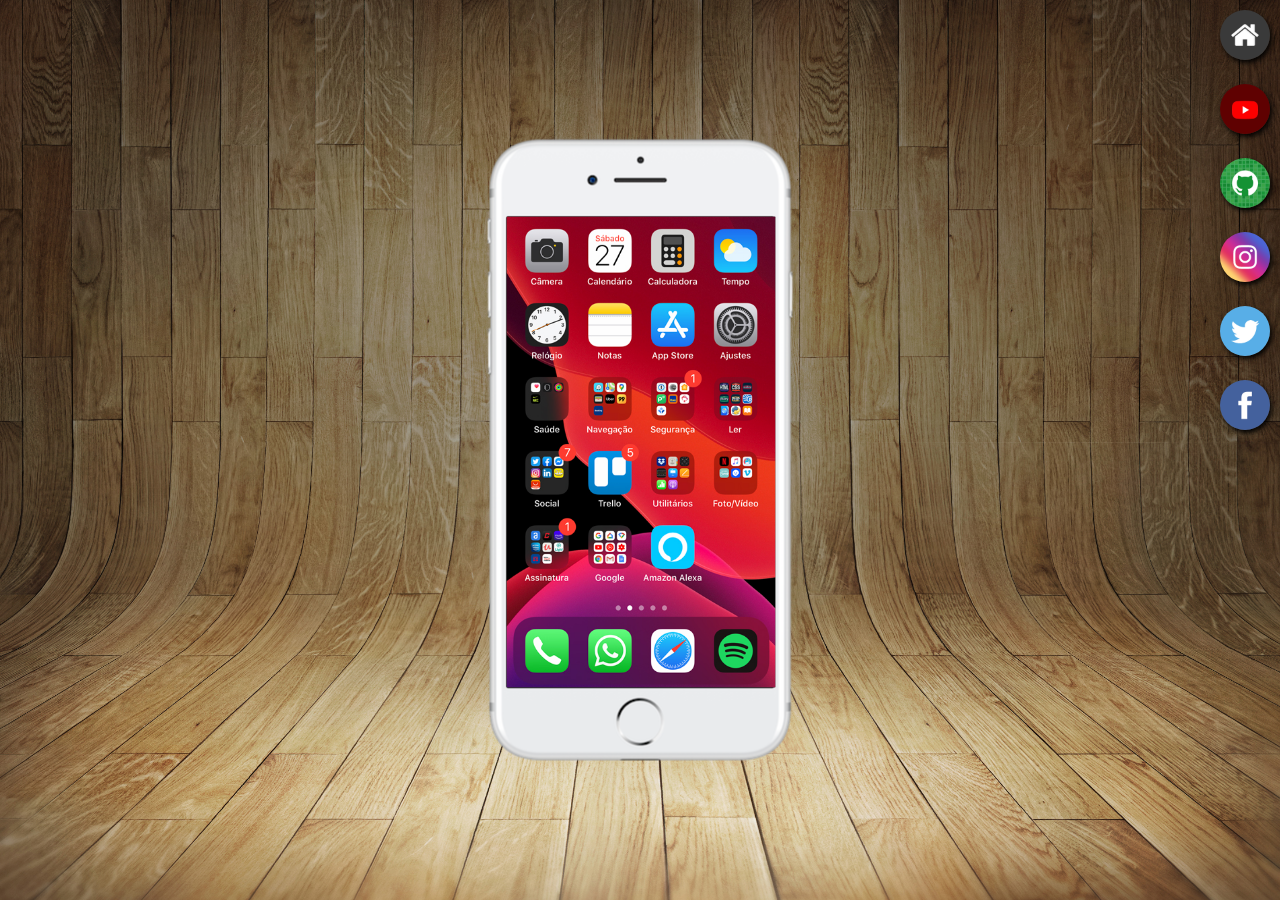
<file: index.html>
<!DOCTYPE html>
<html lang="pt-br">
<head>
    <meta charset="UTF-8">
    <meta name="viewport" content="width=device-width, initial-scale=1.0">
    <title>Projeto Redes sociais</title>
    <link rel="shortcut icon" href="favicon.ico" type="image/x-icon">
    <link rel="stylesheet" href="estilos/style.css">
</head>
<body>
    <main>
        <section id="telefone">
            <iframe src="home.html" name="tela" id="tela"frameborder="0">Seu naveggador não é compatível com isso!</iframe>

        </section>
        <section id="redes-sociais">

            <a href="home.html" target="tela"><img src="imagens/logo-home.jpg" alt="home"></a> <br>
            <a href="youtube.html" target="tela"> <img src="imagens/logo-youtube.jpg" alt="Youtube"></a> <br>
            <a href="github.html" target="tela"><img src="imagens/logo-github.jpg" alt="github"></a> <br>
            <a href="instagram.html" target="tela"><img src="imagens/logo-instagram.jpg" alt="Instagram"></a> <br>
            <a href="twitter.html" target="tela"><img src="imagens/logo-twitter.jpg" alt="twitter"></a> <br>
            <a href="facebook.html" target="tela"><img src="imagens/logo-facebook.jpg" alt="facebook"></a>
            


        </section>
    </main>
</body>
</html>
</file>
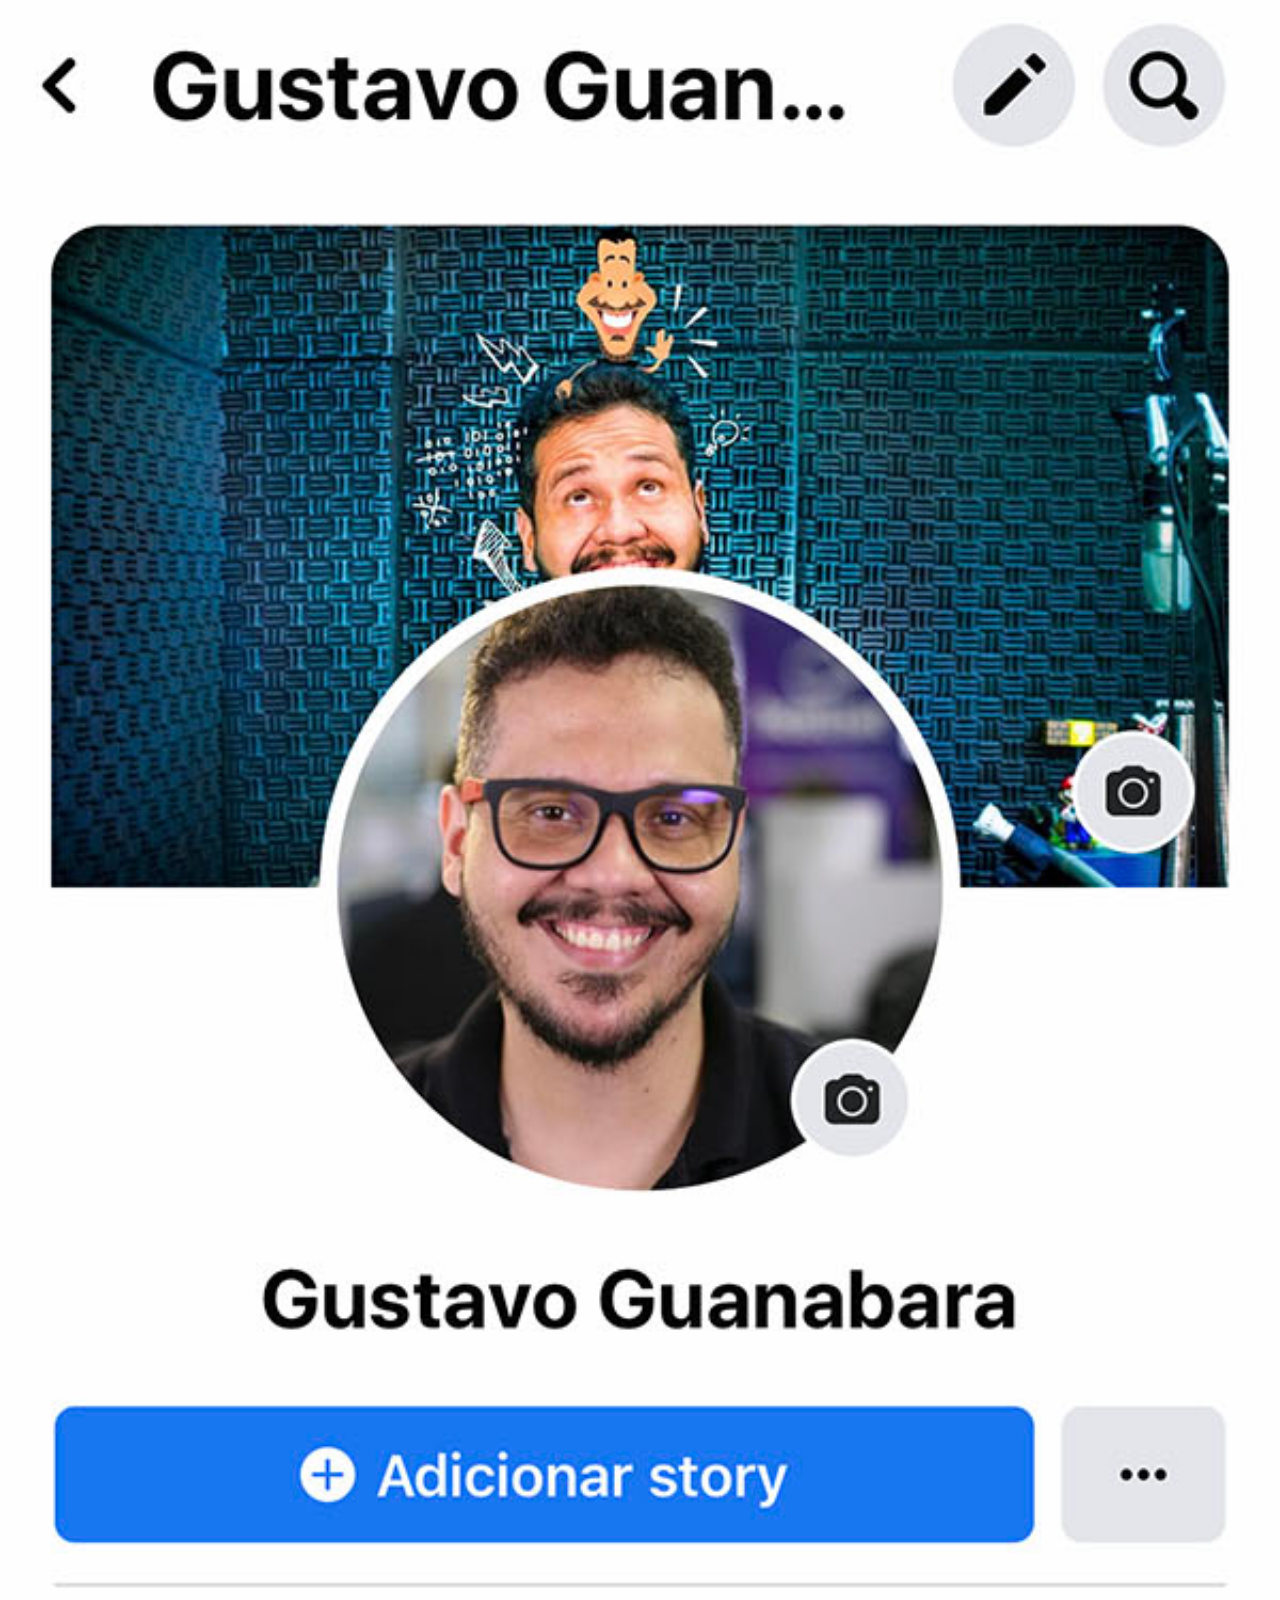
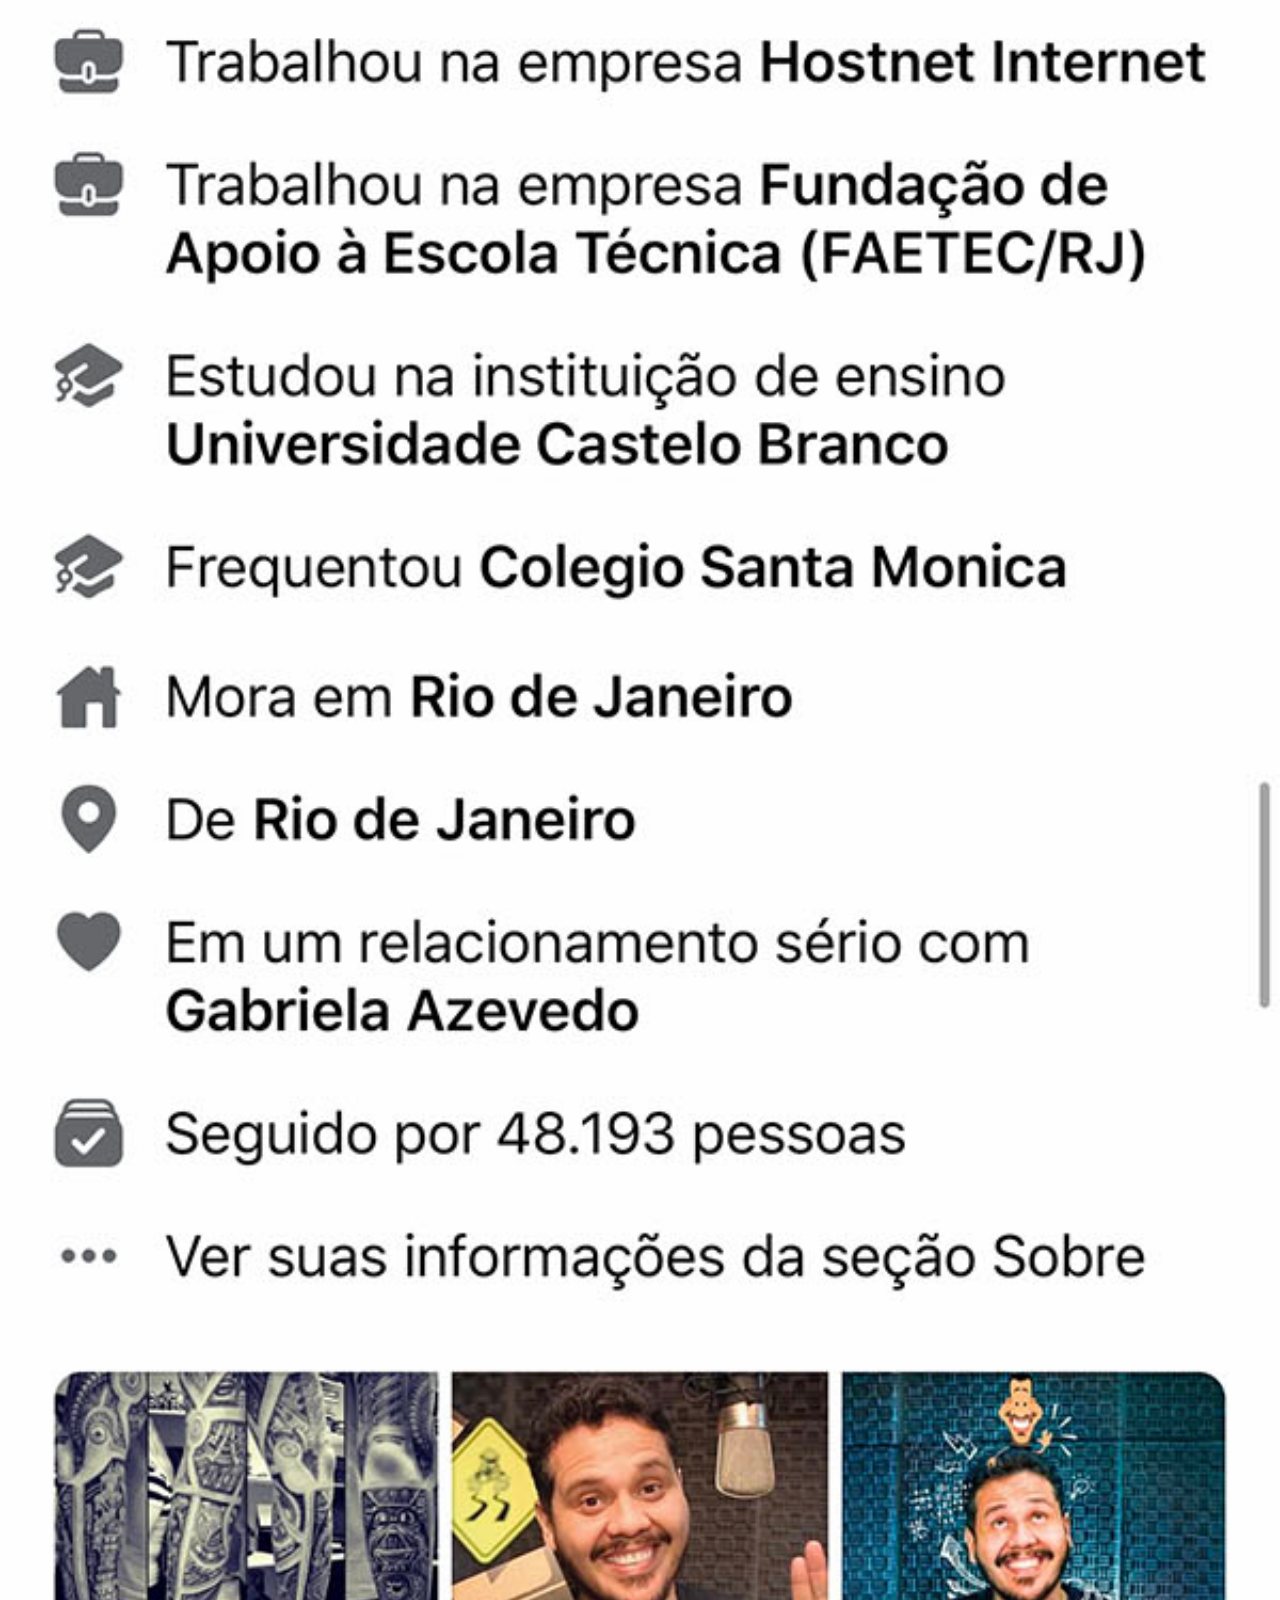
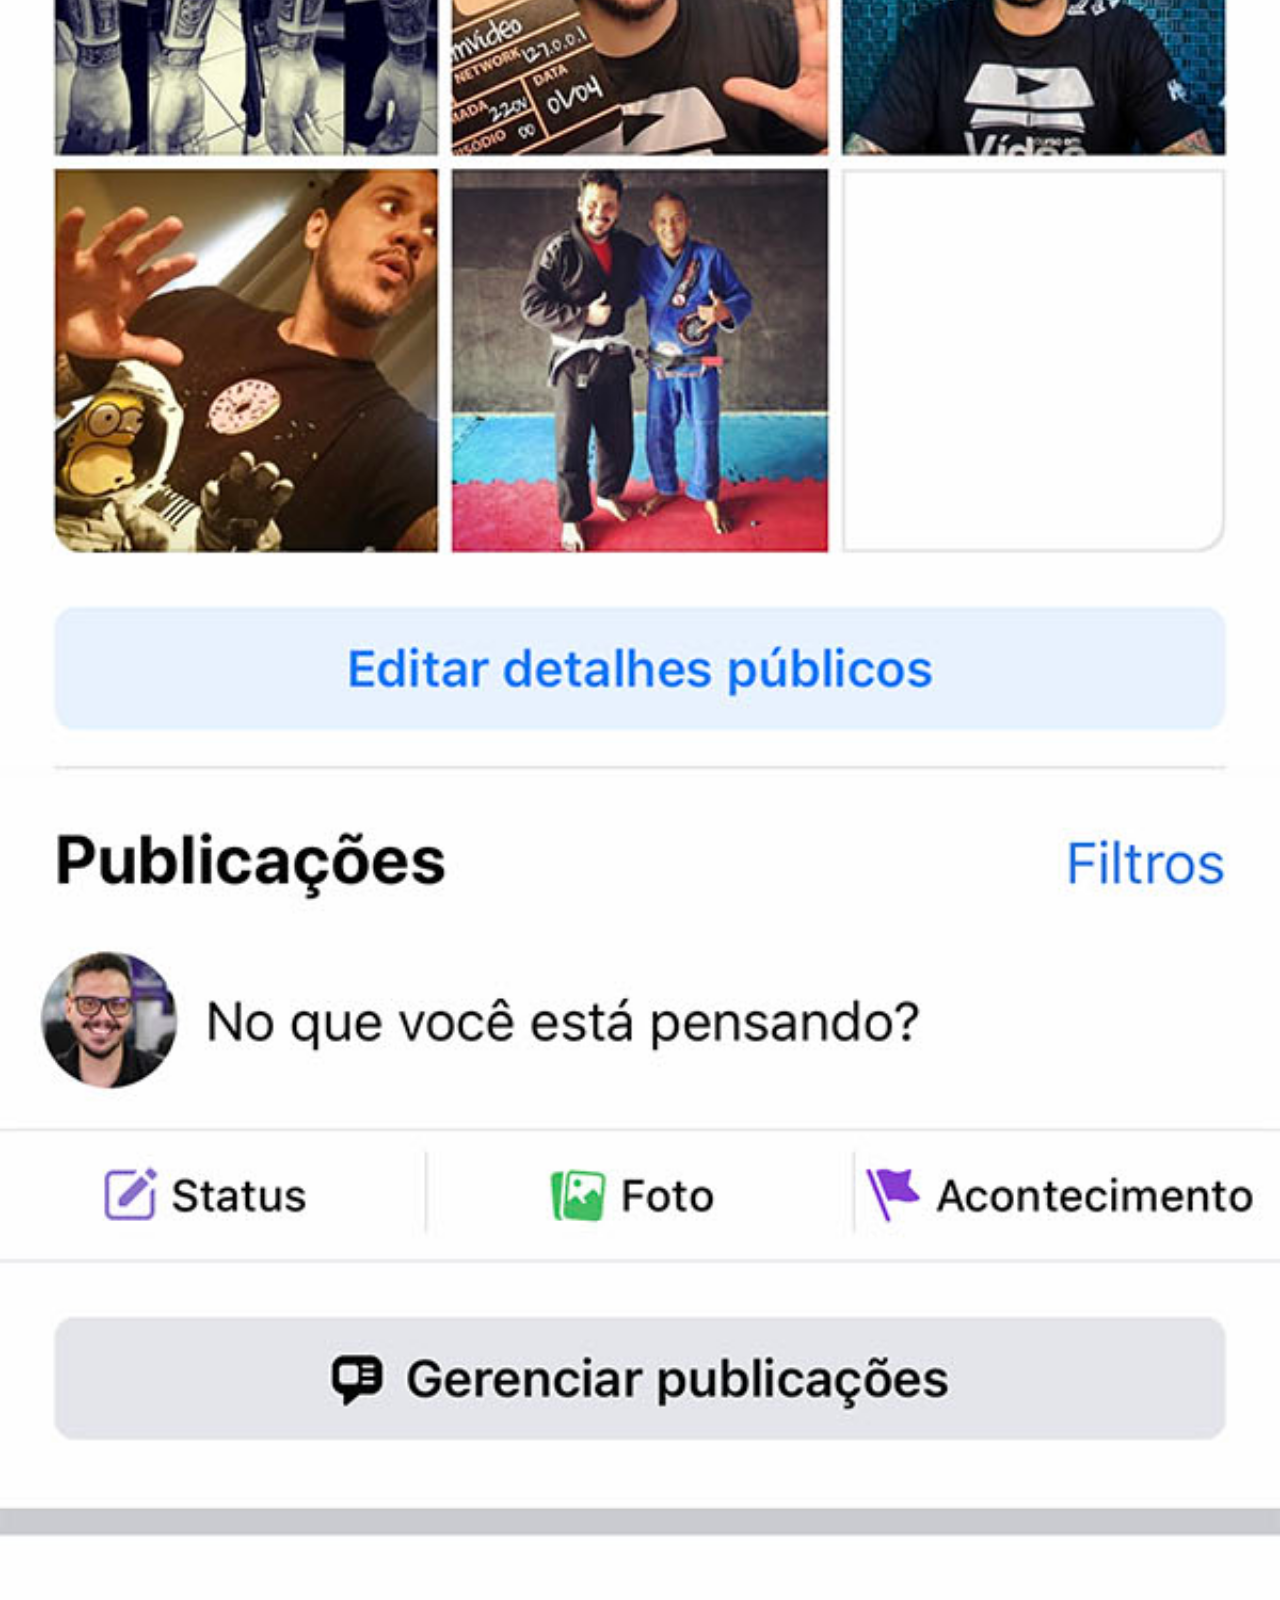
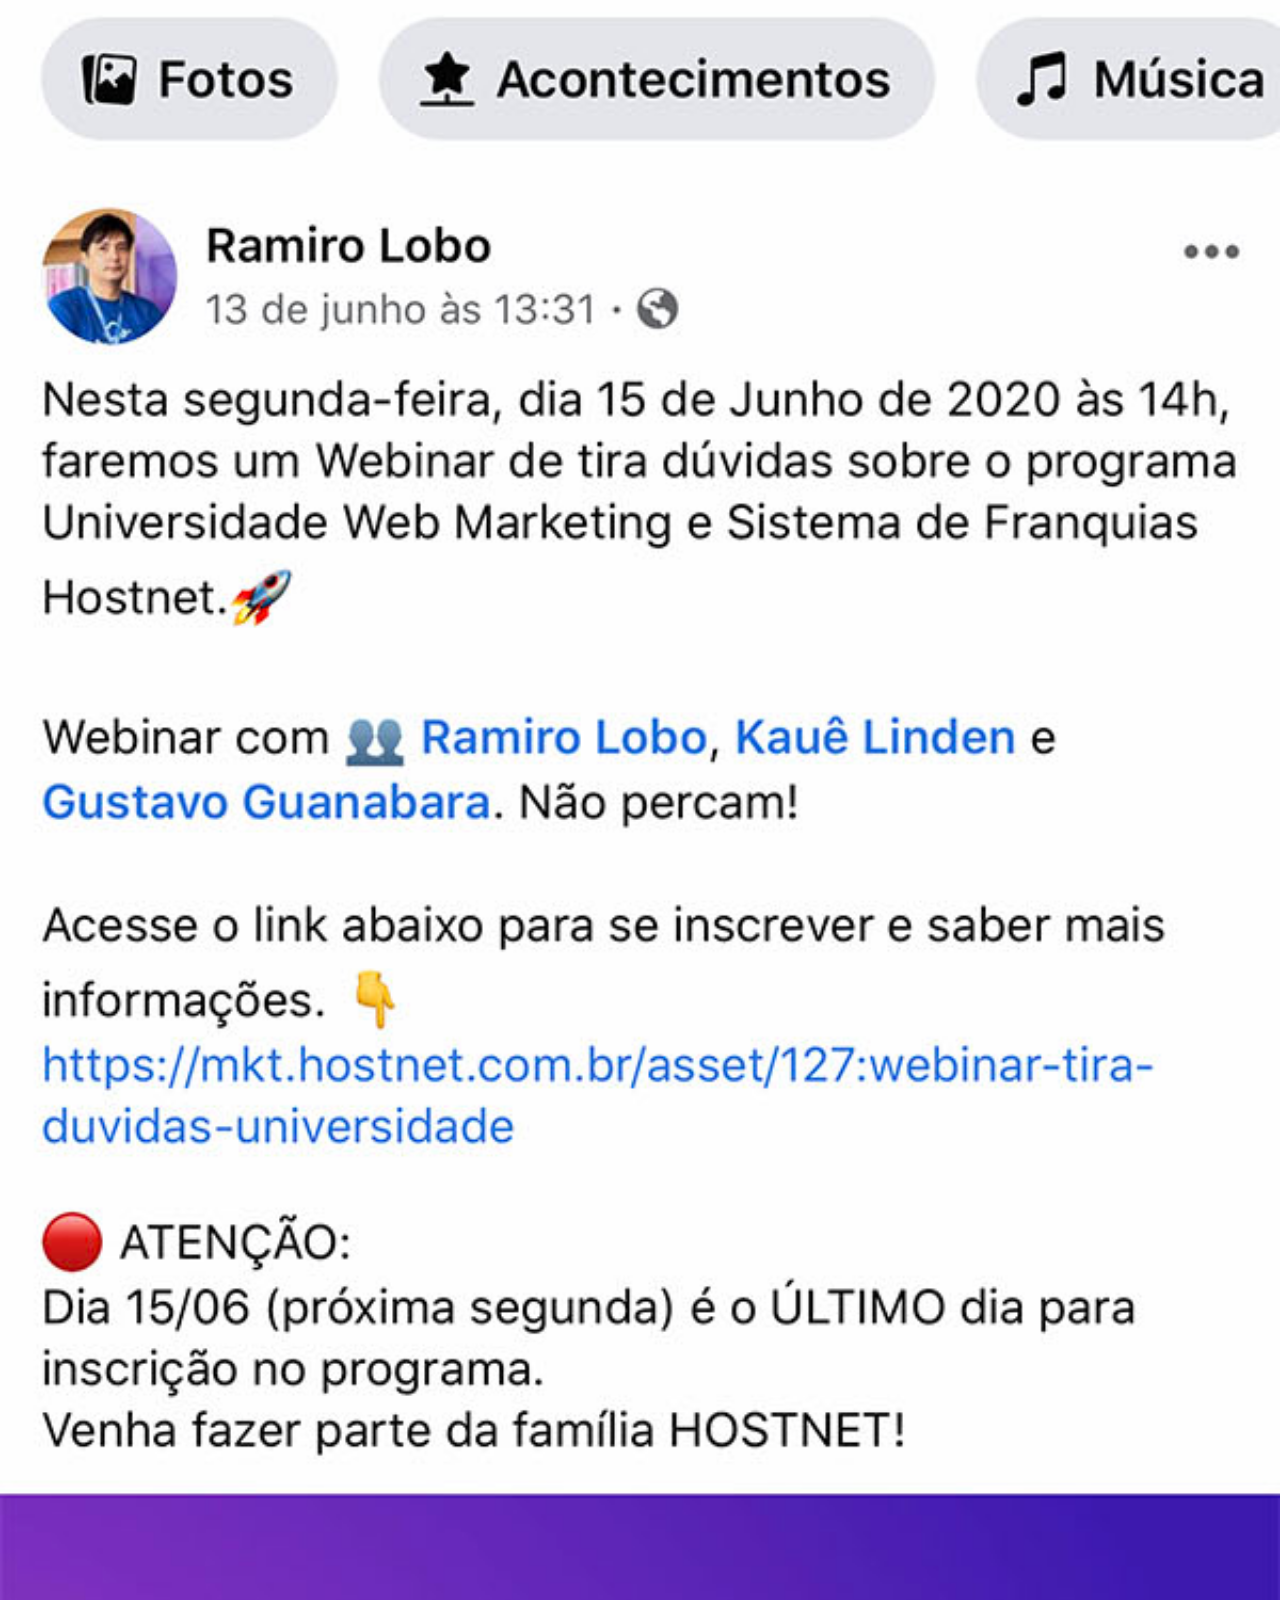
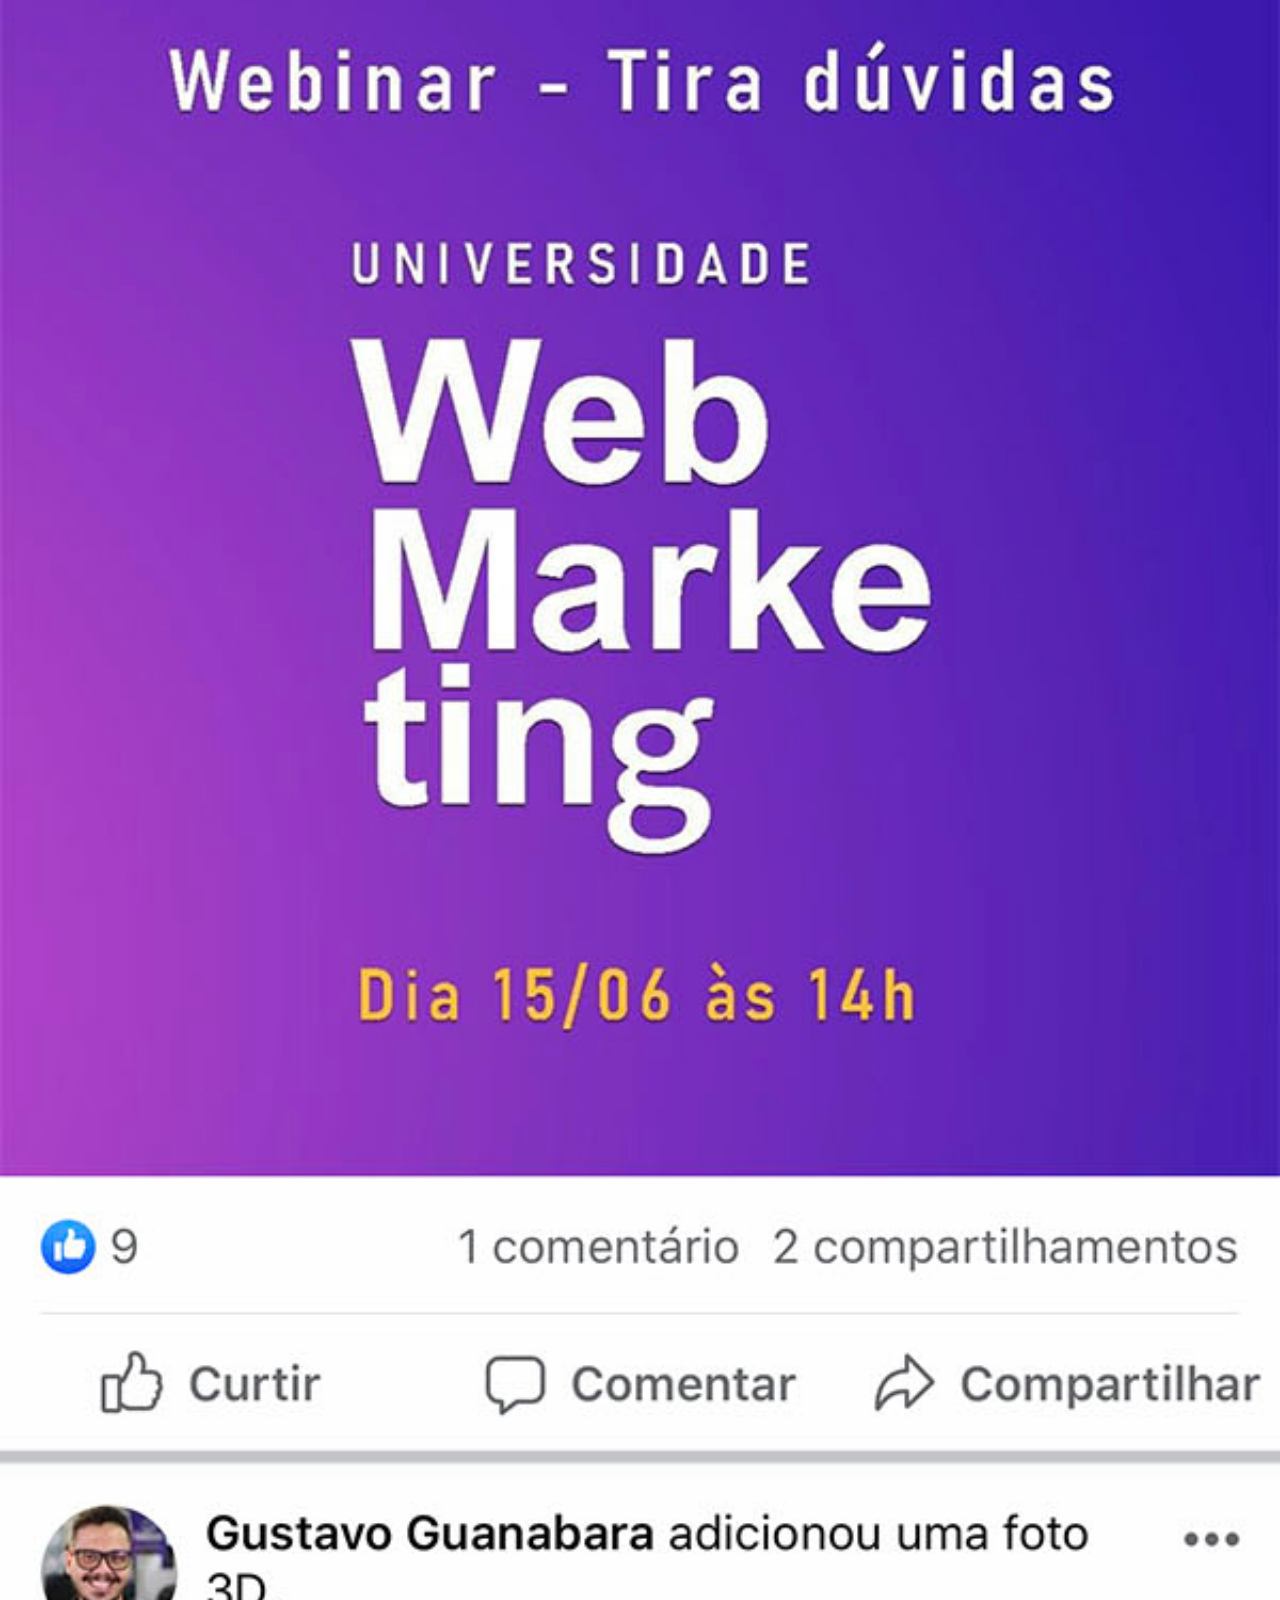
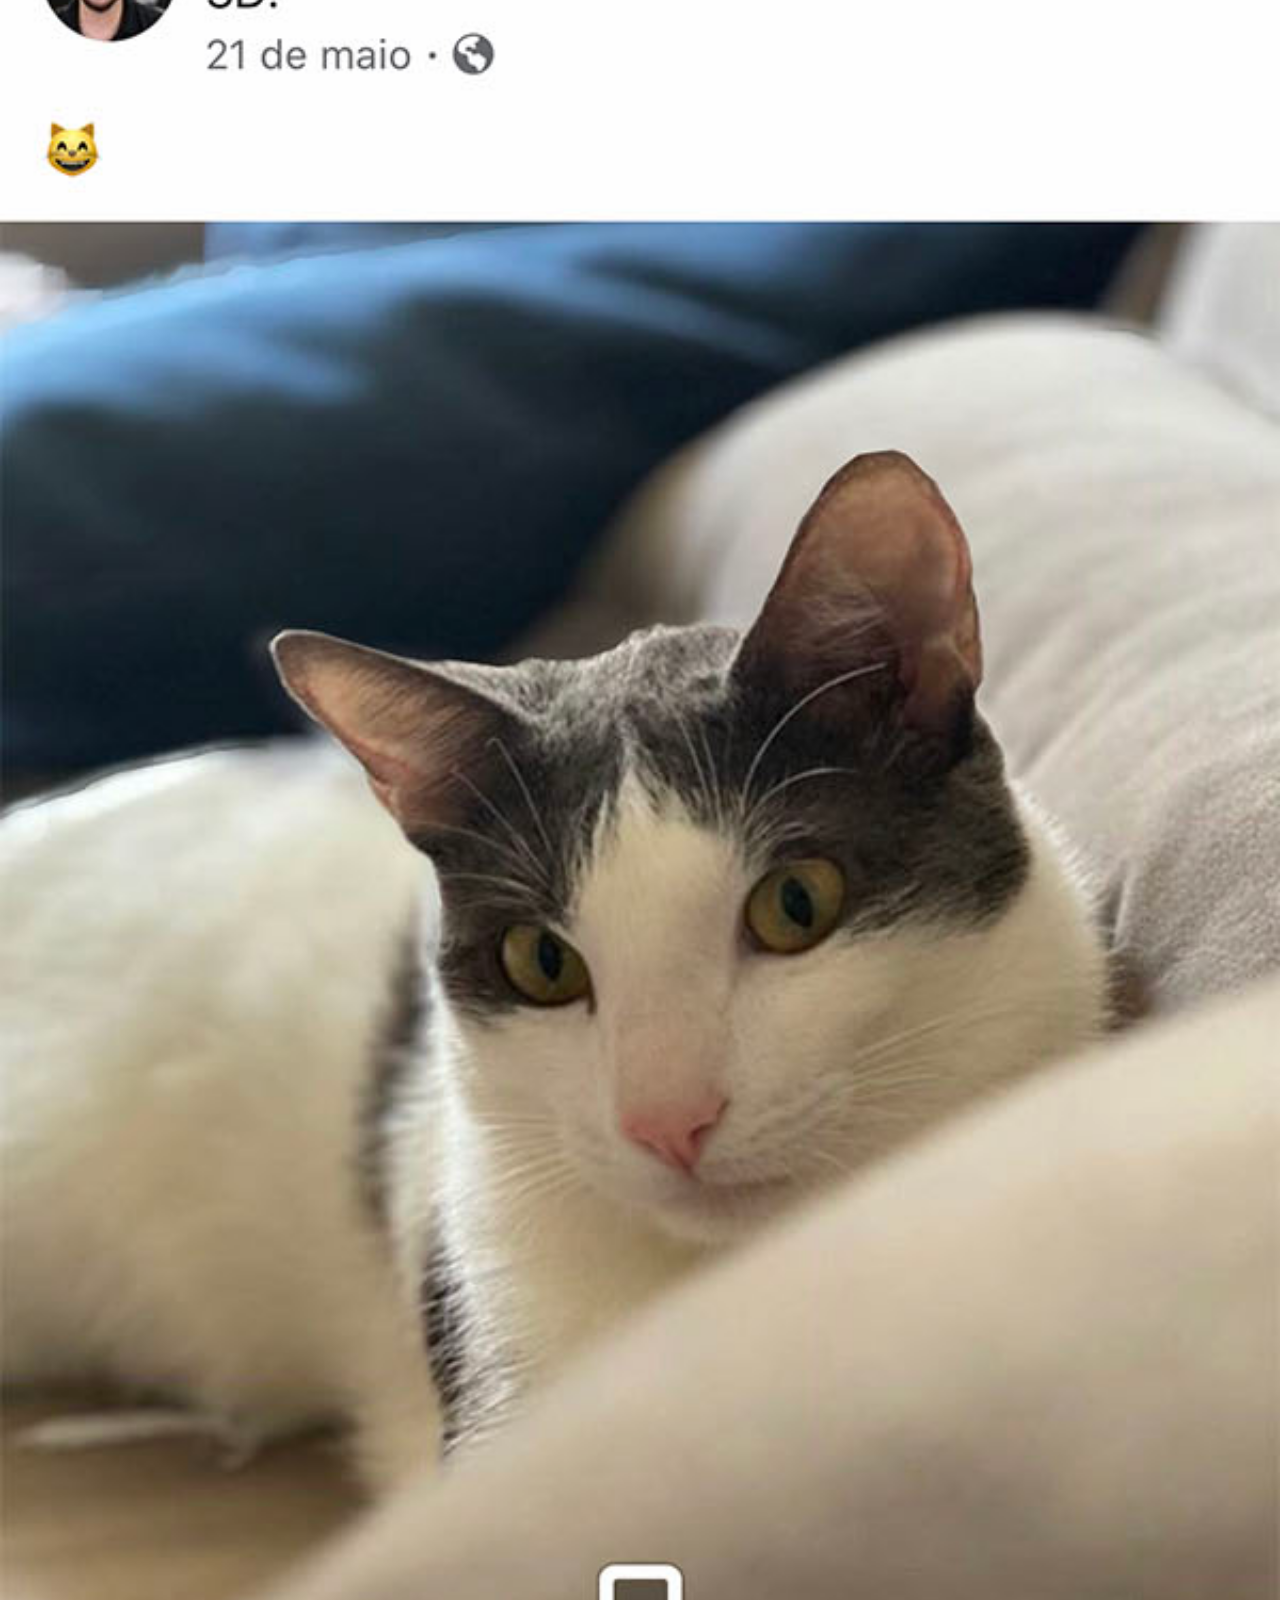
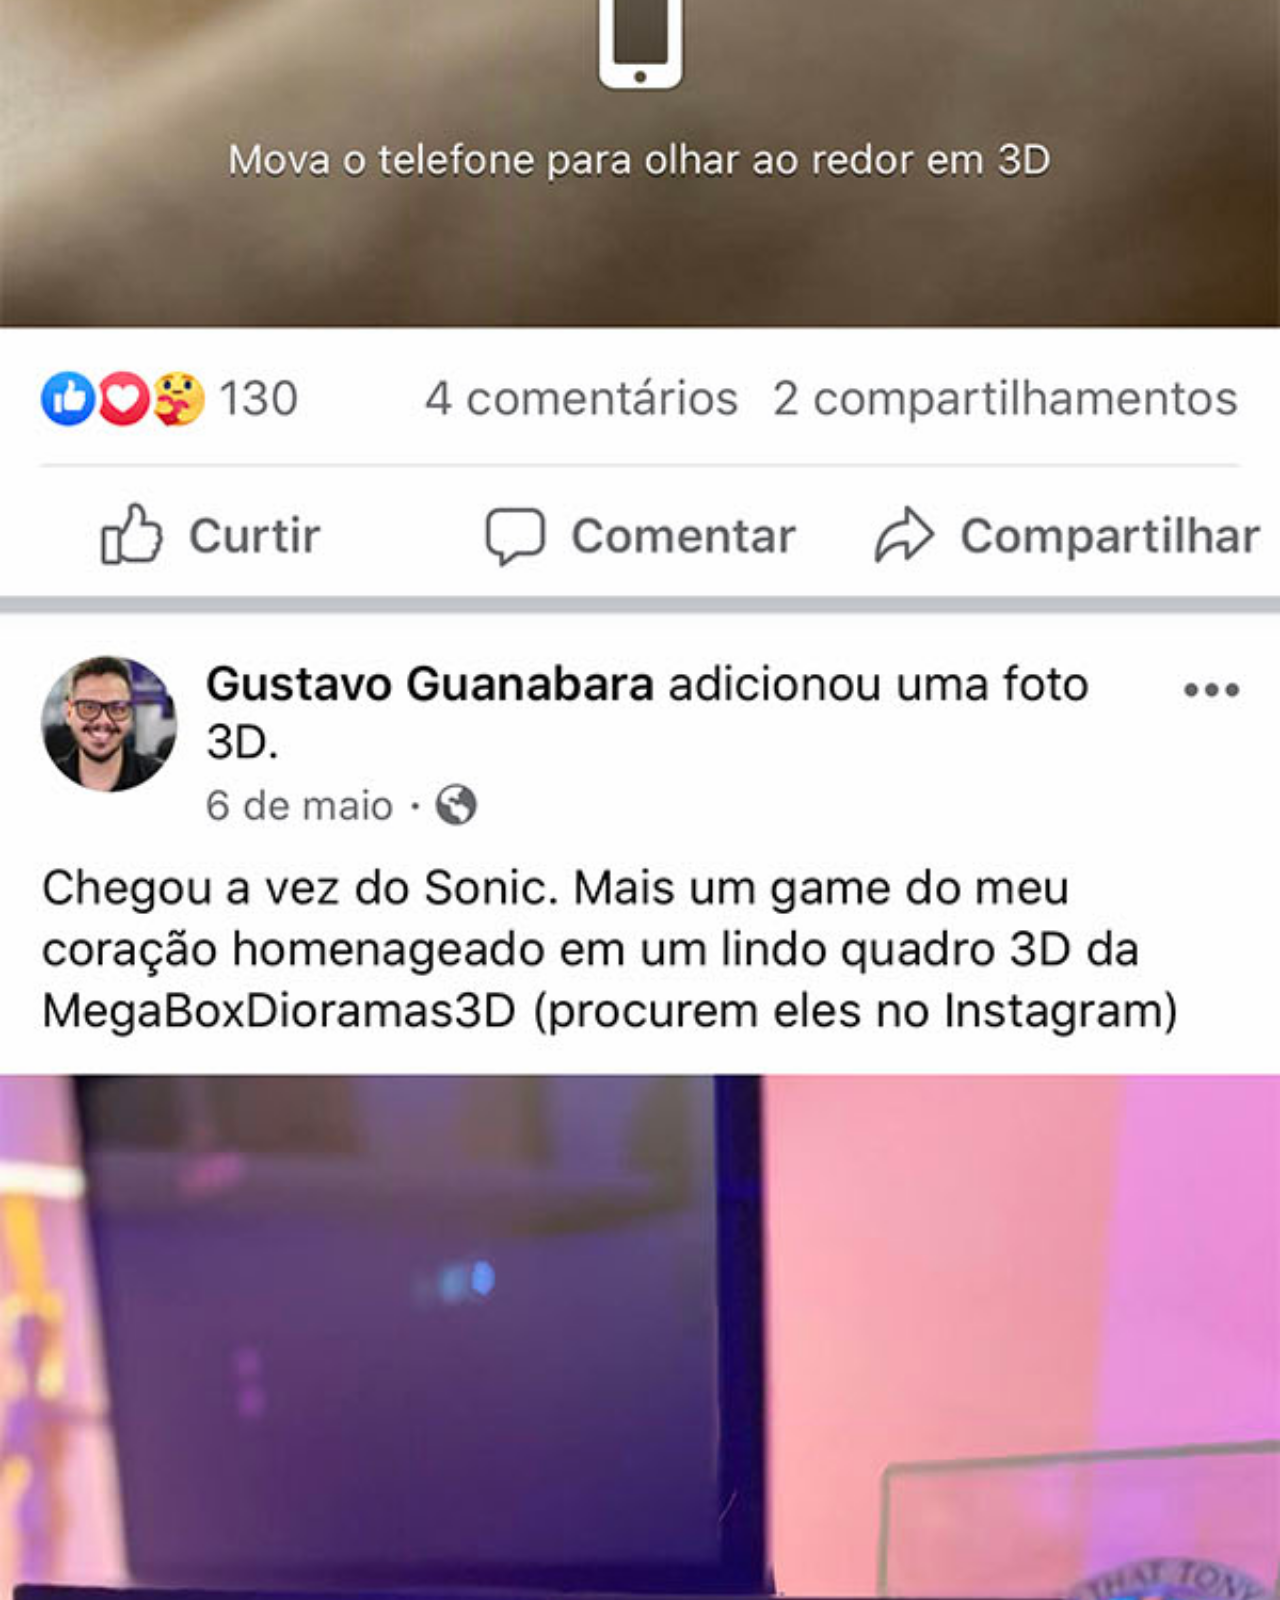
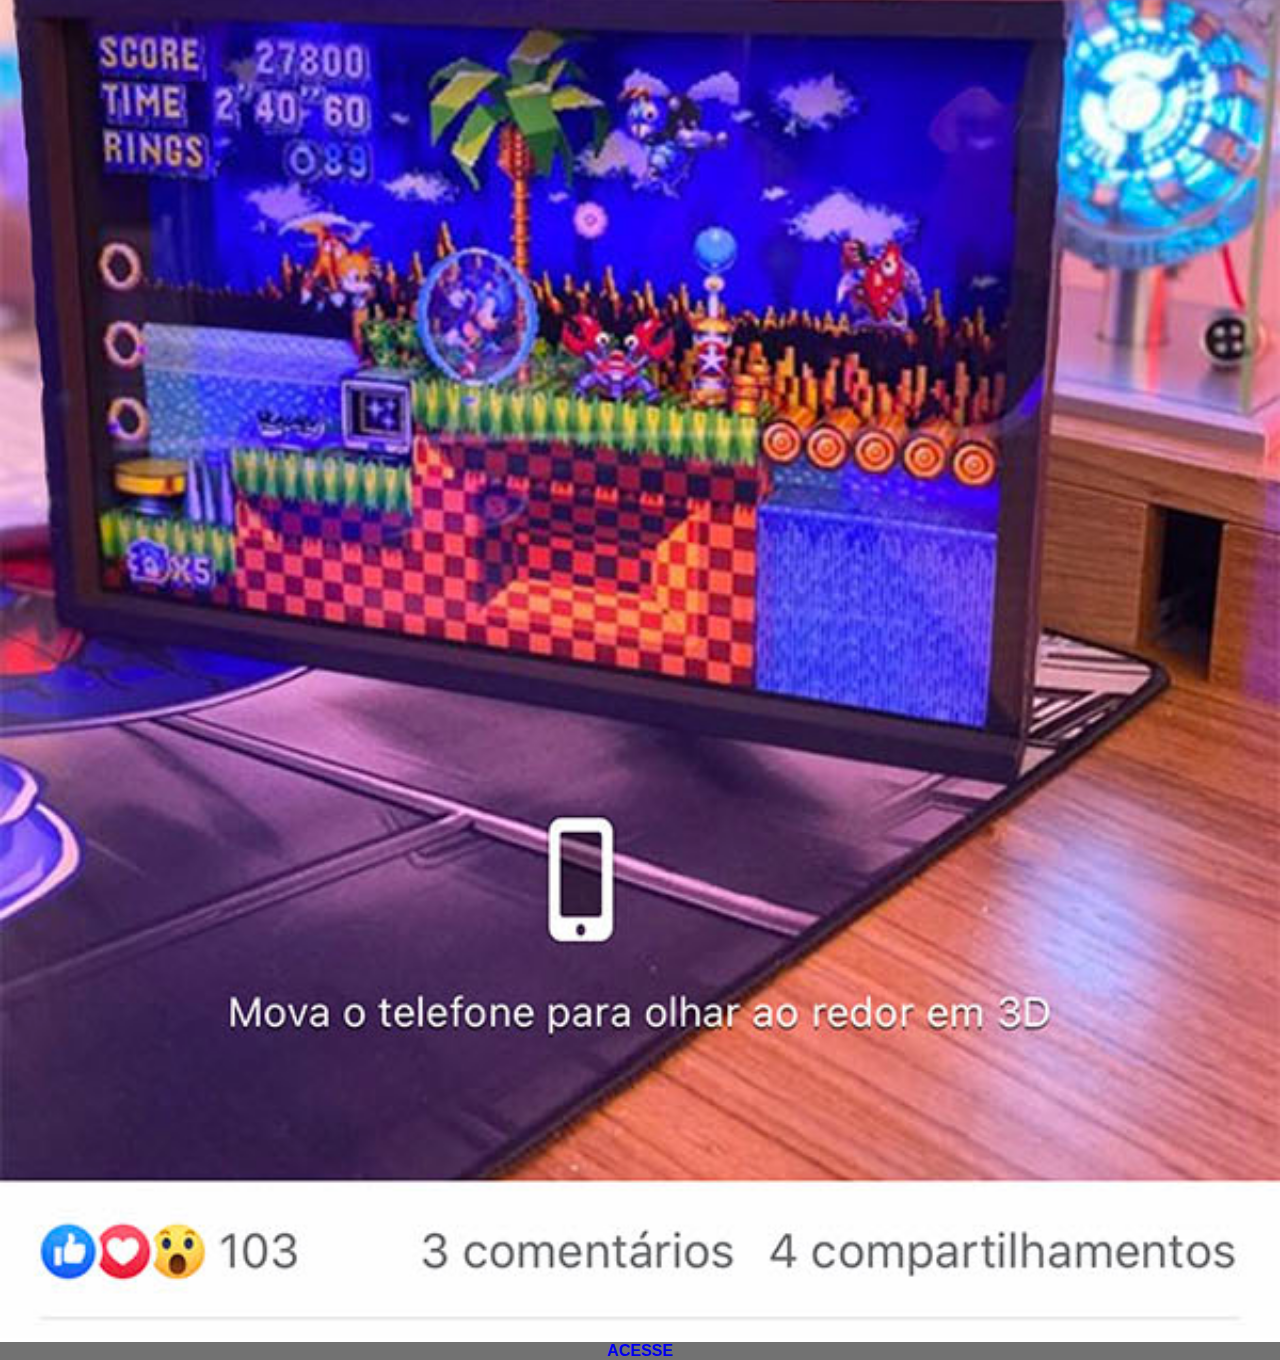
<file: facebook.html>
<!DOCTYPE html>
<html lang="pt-br">
<head>
    <meta charset="UTF-8">
    <meta name="viewport" content="width=device-width, initial-scale=1.0">
    <title>Facebook</title>
    <link rel="stylesheet" href="estilos/social.css">
</head>
<body>
    <img src="imagens/tela-facebook.jpg" alt="Facebook">
    <a href="https://www.facebook.com/gustavoguanabara?locale=pt_BR" target="_blank"> ACESSE</a>
    
</body>
</html>
</file>
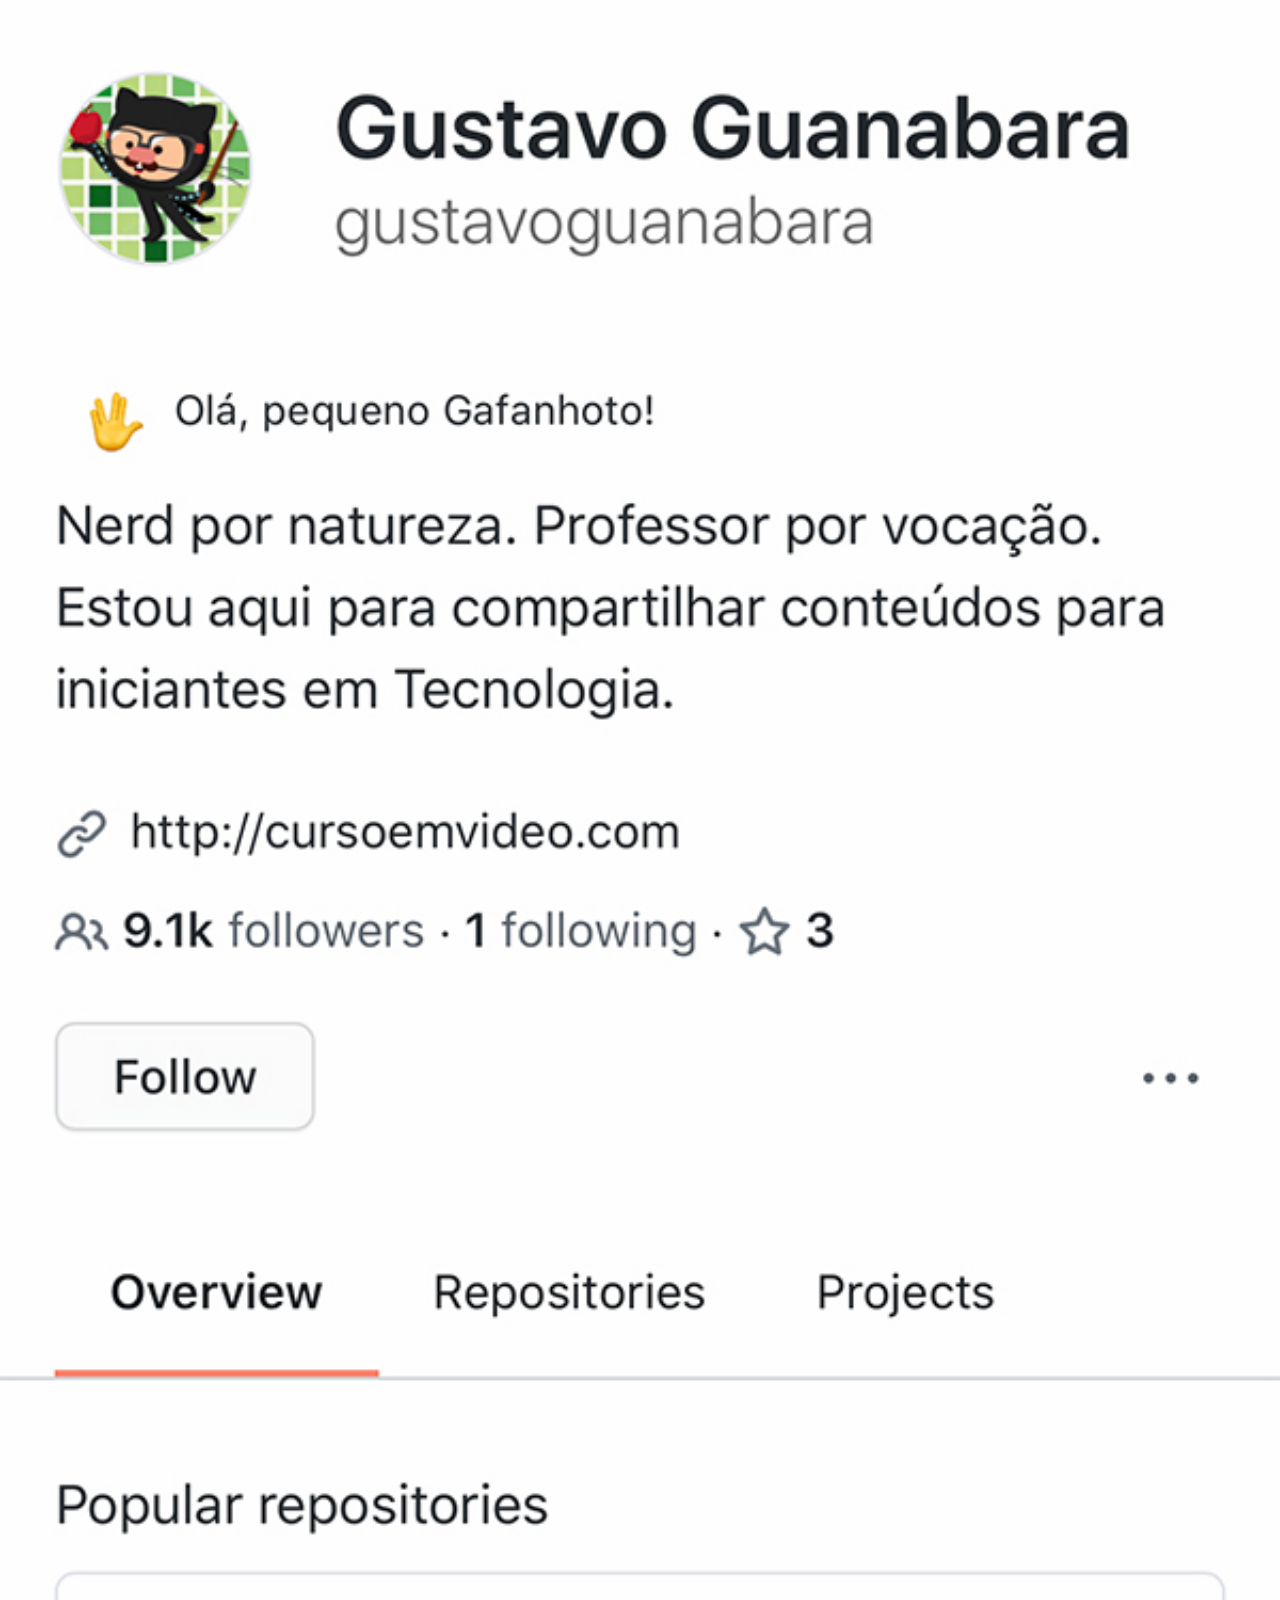
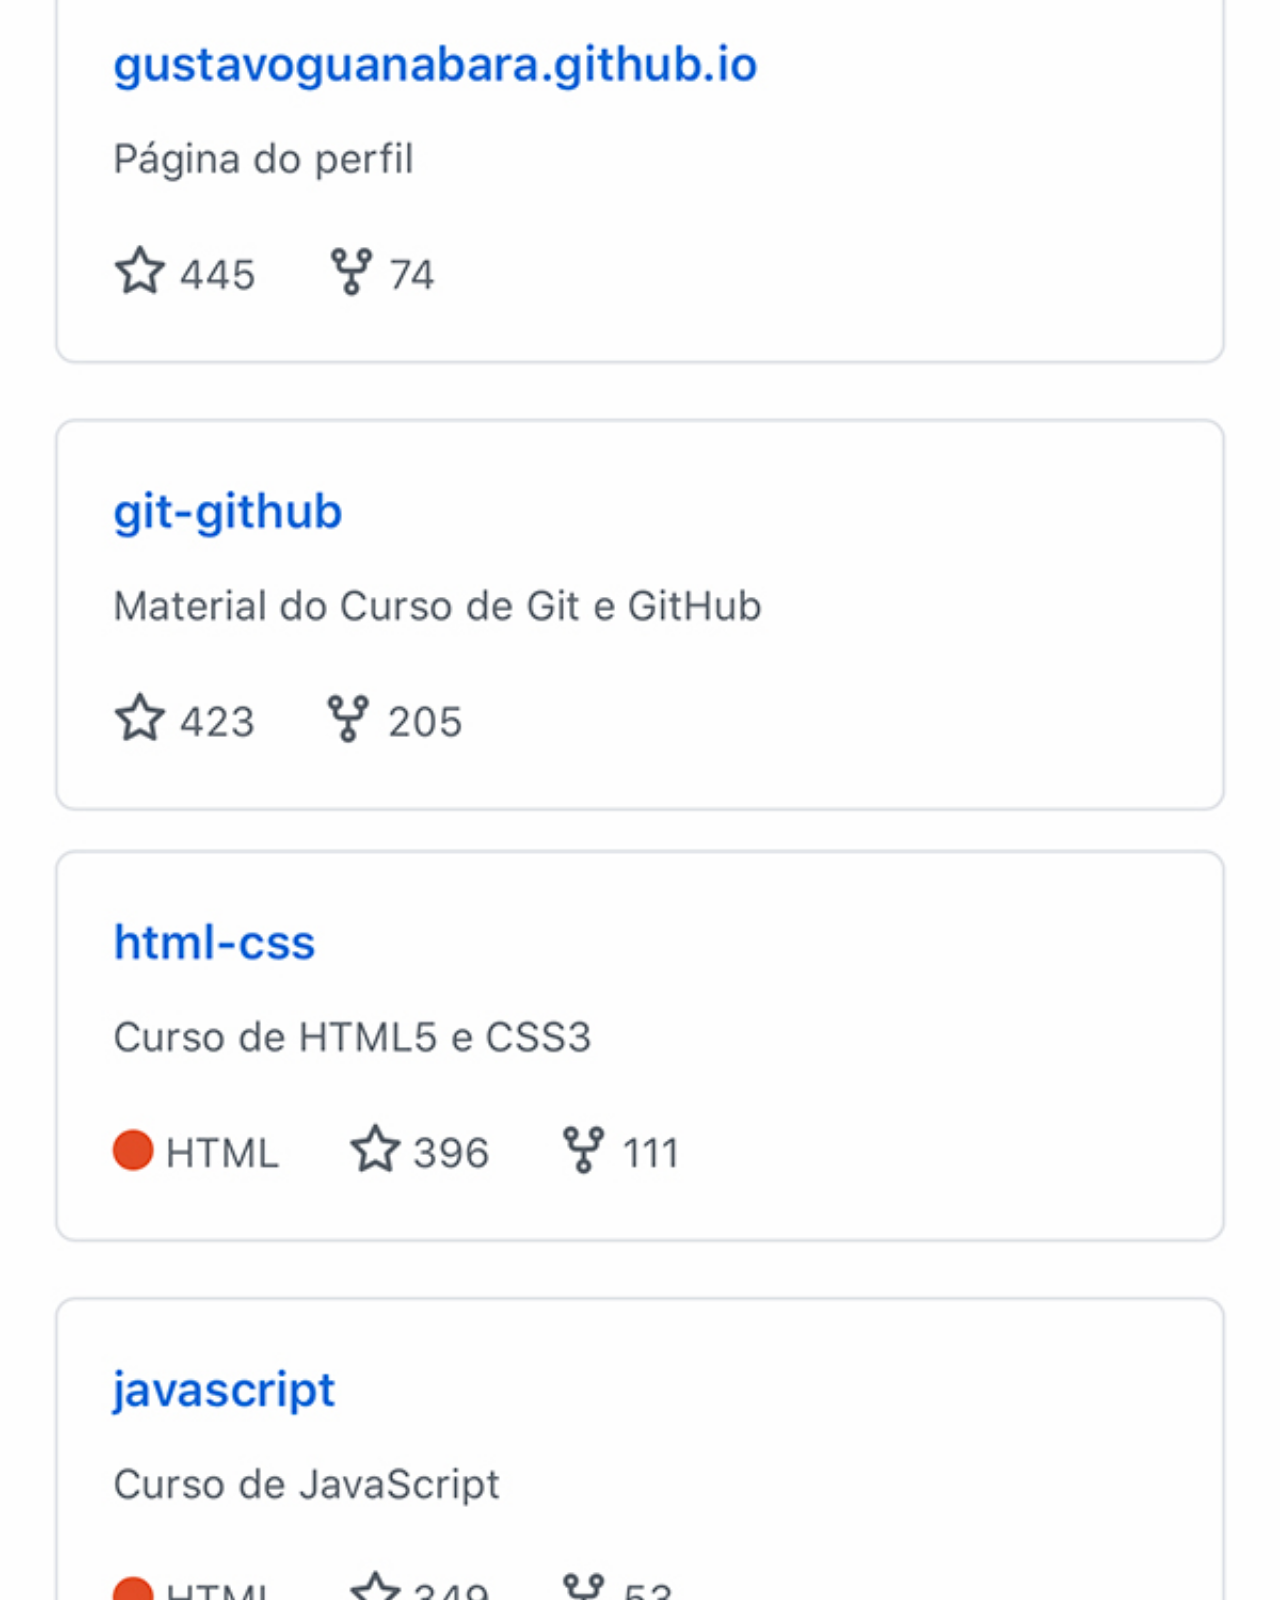
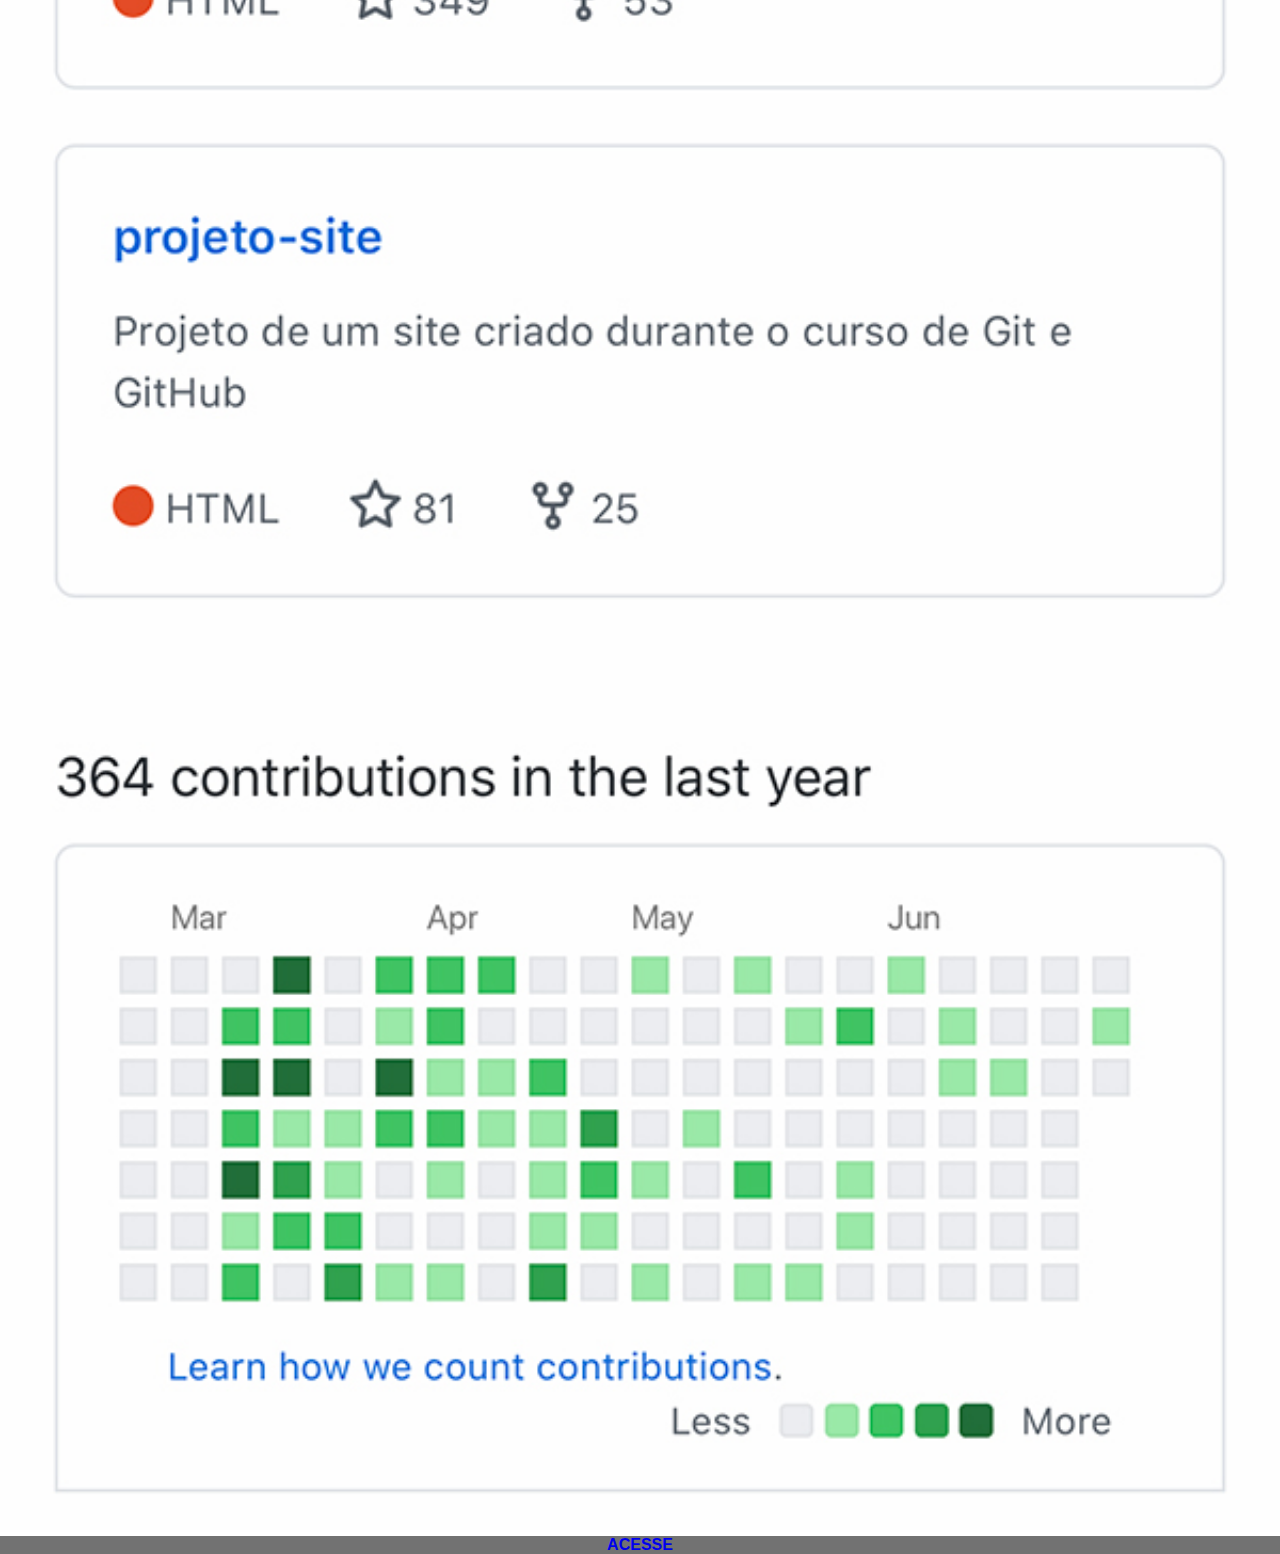
<file: github.html>
<!DOCTYPE html>
<html lang="pt-br">
<head>
    <meta charset="UTF-8">
    <meta name="viewport" content="width=device-width, initial-scale=1.0">
    <title>Github</title>
    <link rel="stylesheet" href="estilos/social.css">
</head>
<body>
    <img src="imagens/tela-github.jpg" alt="Github">
    <a href="https://github.com/gustavoguanabara/" target="_blank">ACESSE</a>
</body>
</html>
</file>
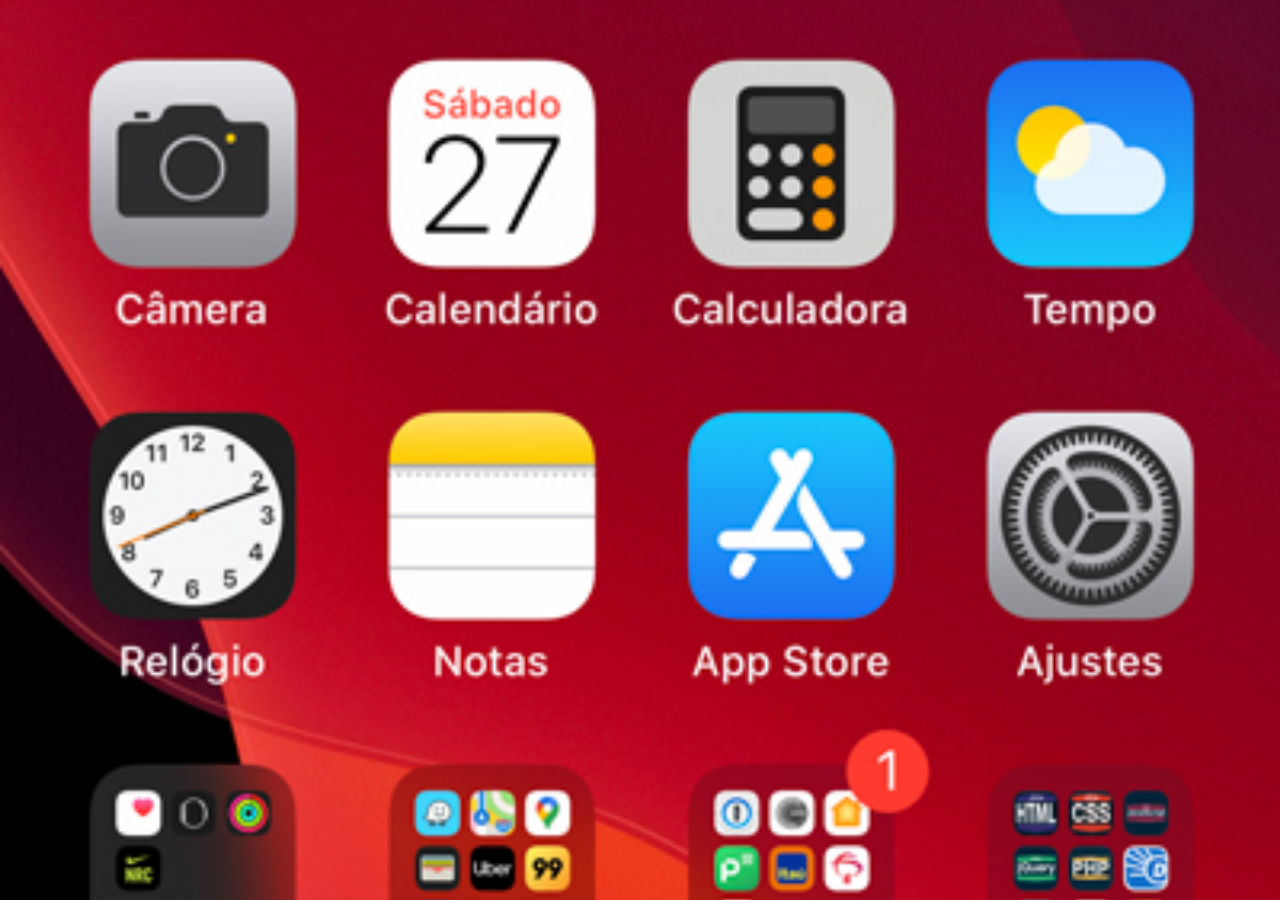
<file: home.html>
<!DOCTYPE html>
<html lang="pt-br">
<head>
    <meta charset="UTF-8">
    <meta name="viewport" content="width=device-width, initial-scale=1.0">
    <title>Home</title>
    <style>
        * {
            margin: 0px;
            padding: 0px;
        }

        body {
            height: 100vh;
            width: 100vw;
            background: black url('imagens/tela-home.jpg') no-repeat top center;
            background-size: cover;

        }
    </style>
</head>
<body>

    
</body>
</html>
</file>
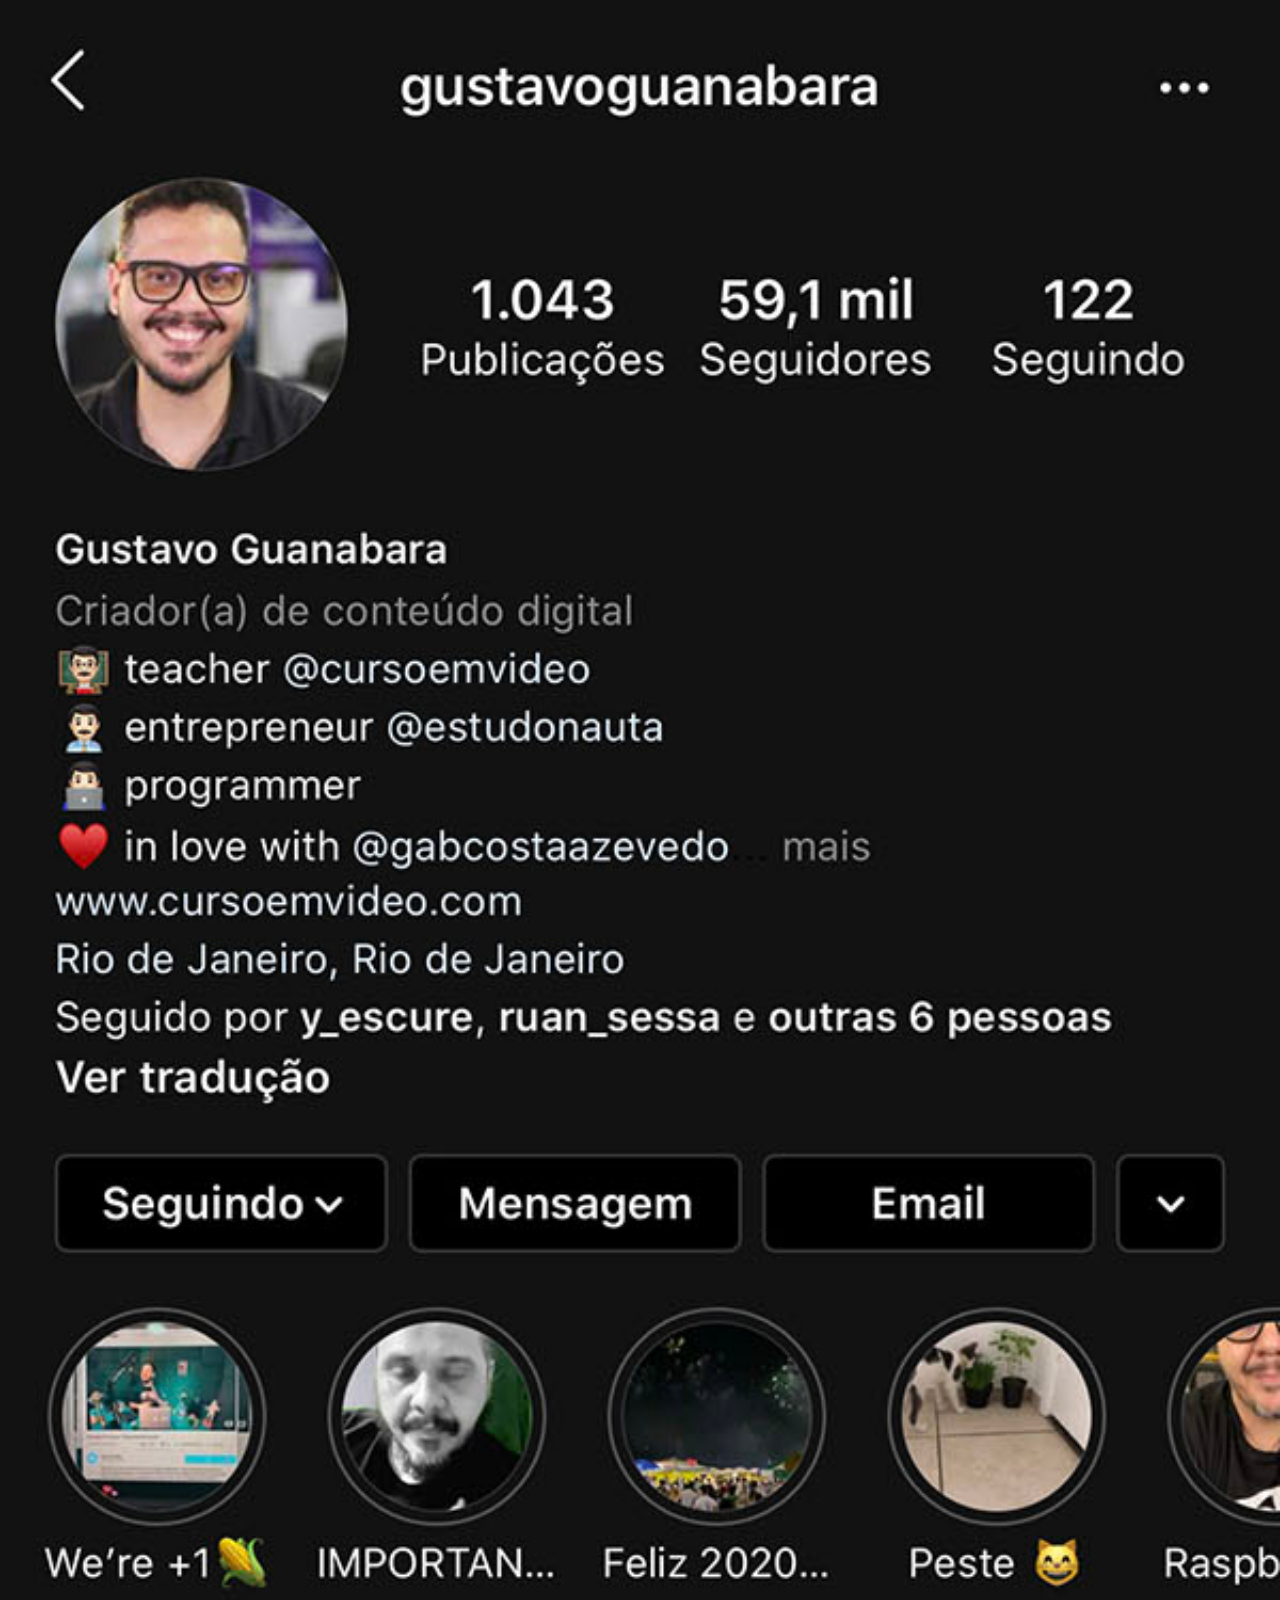
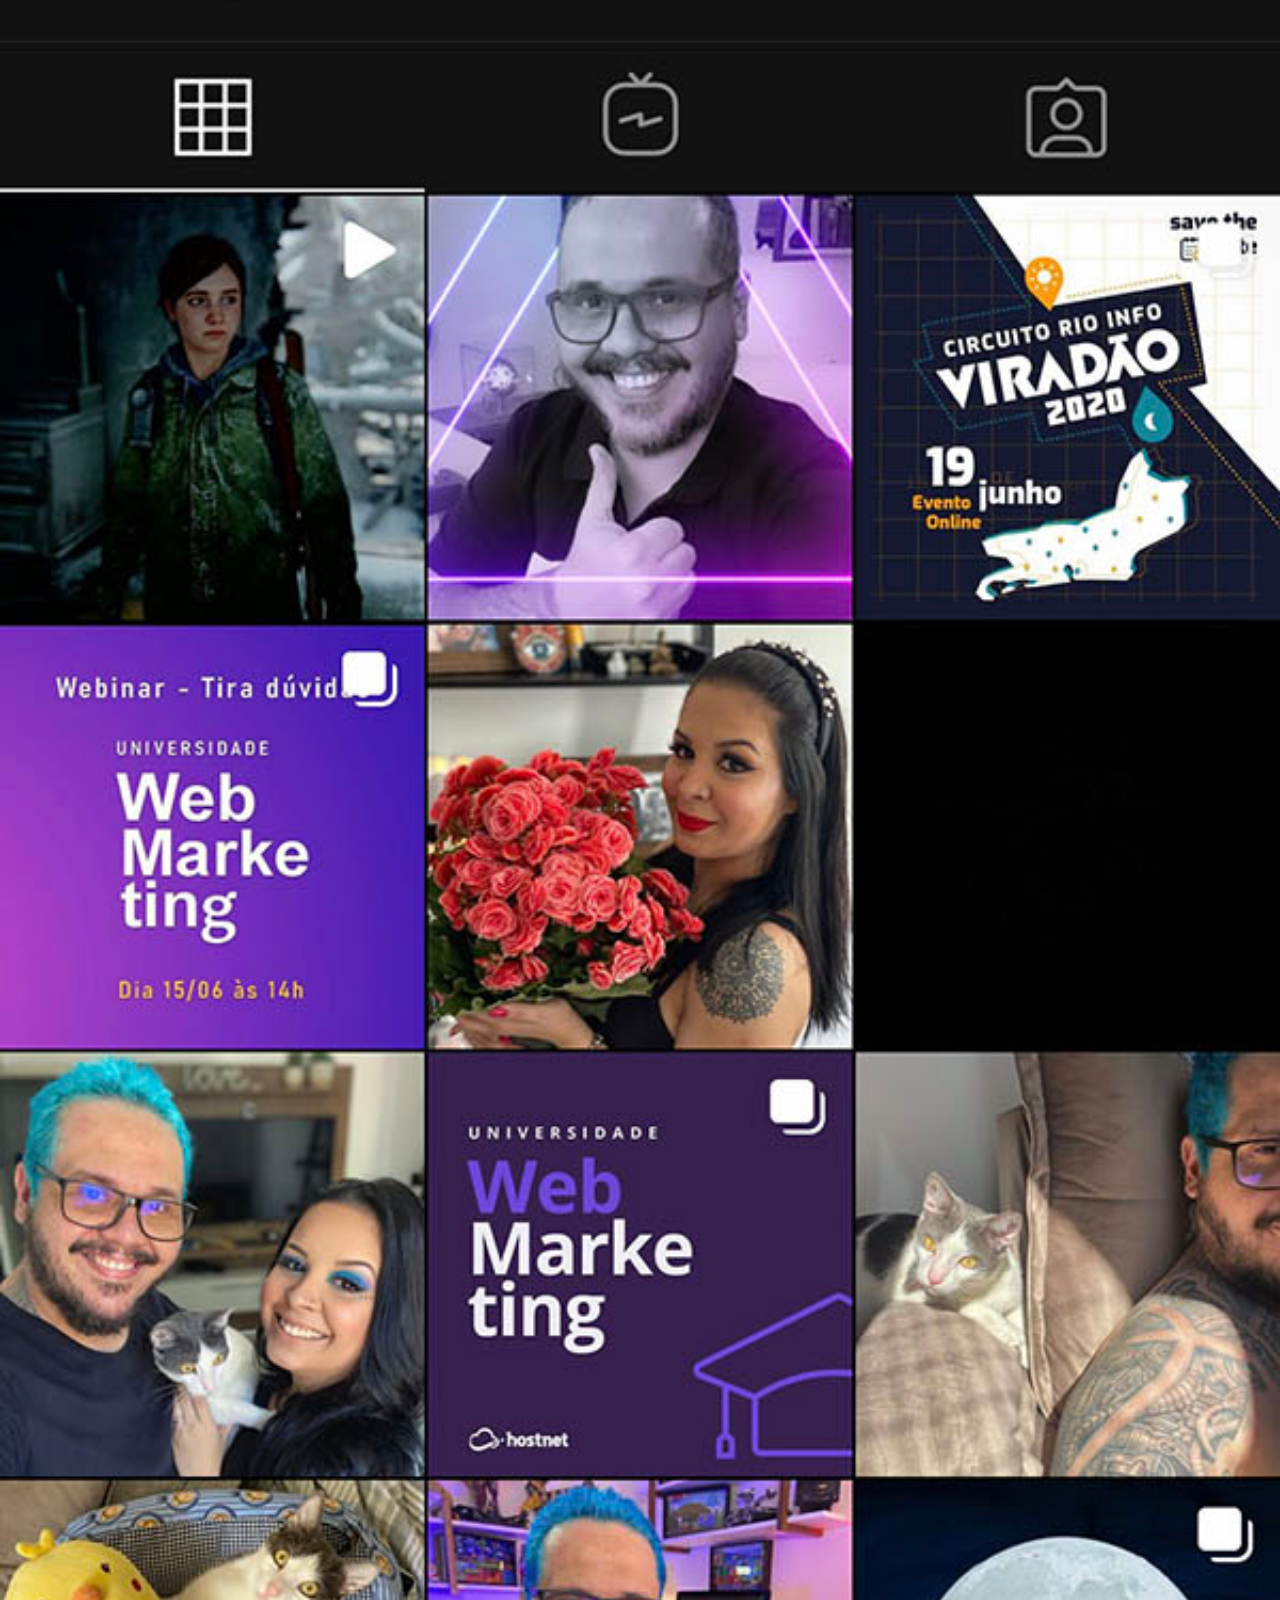
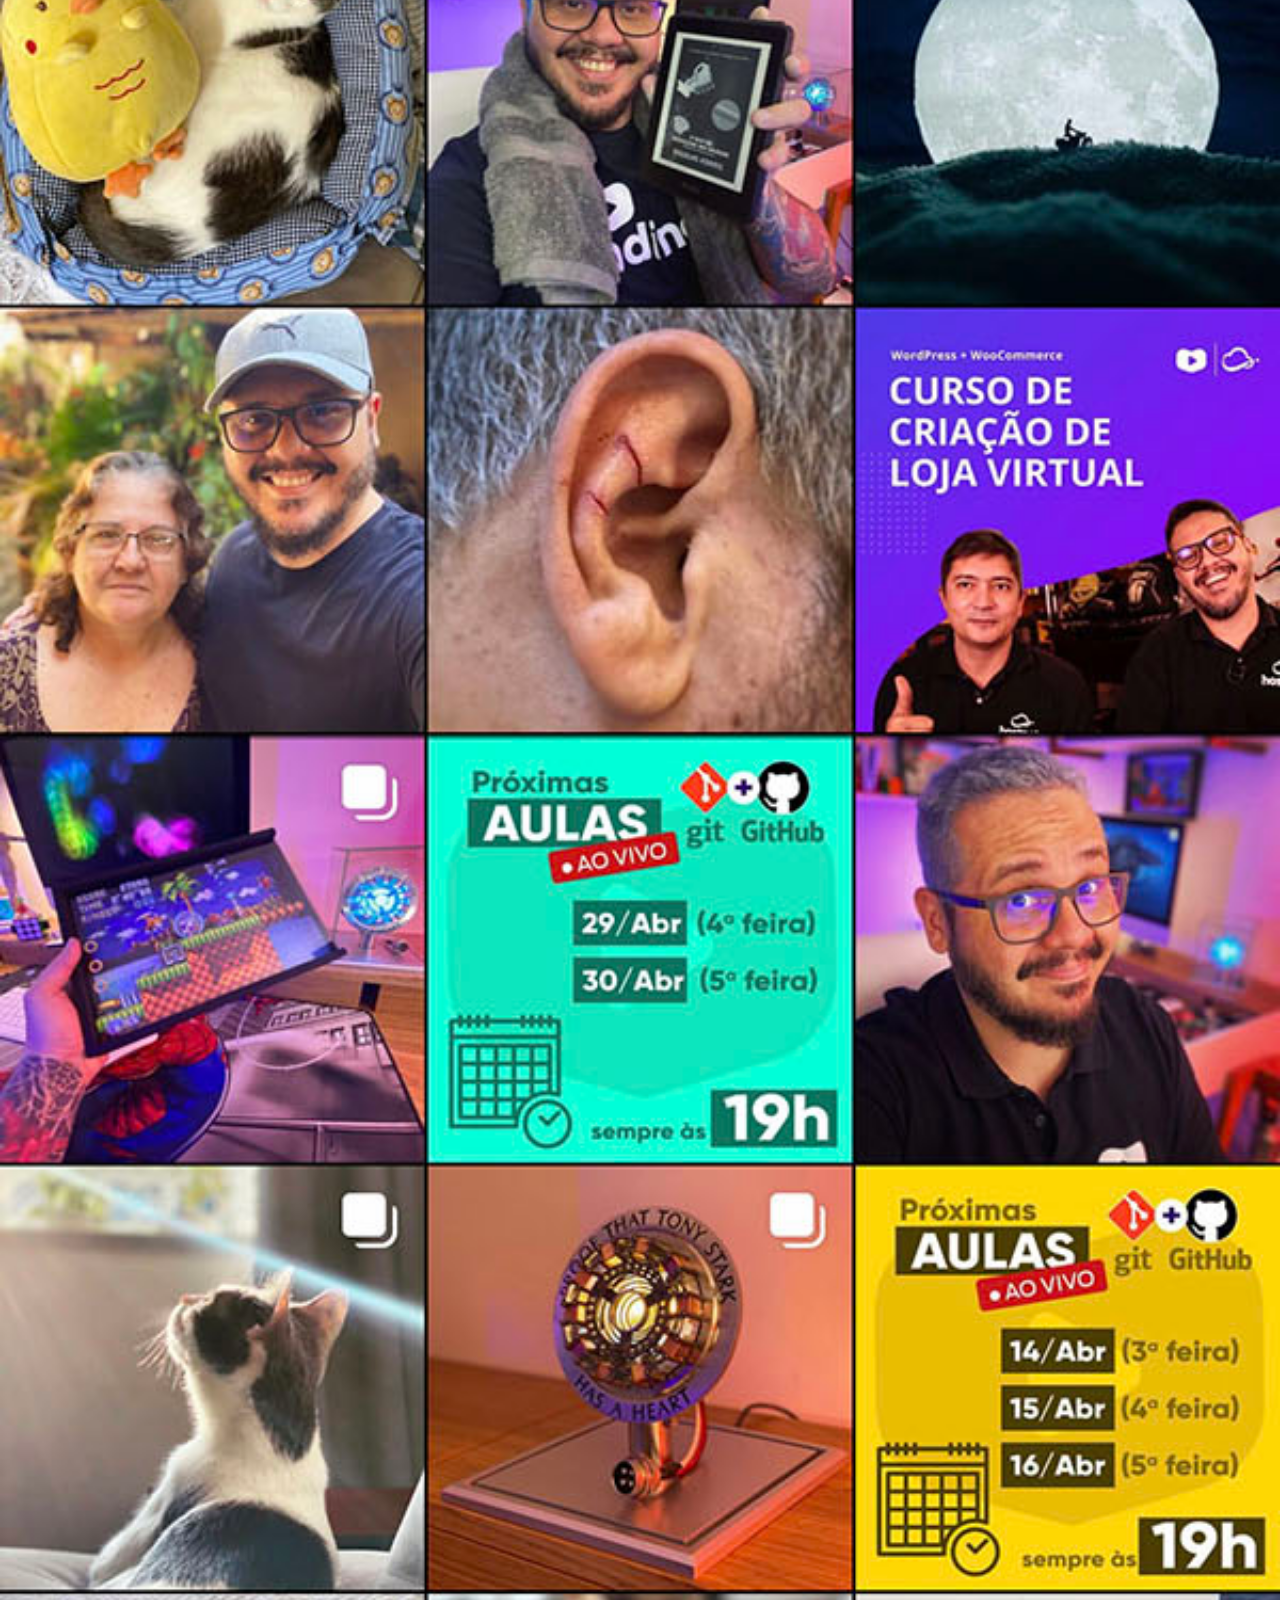
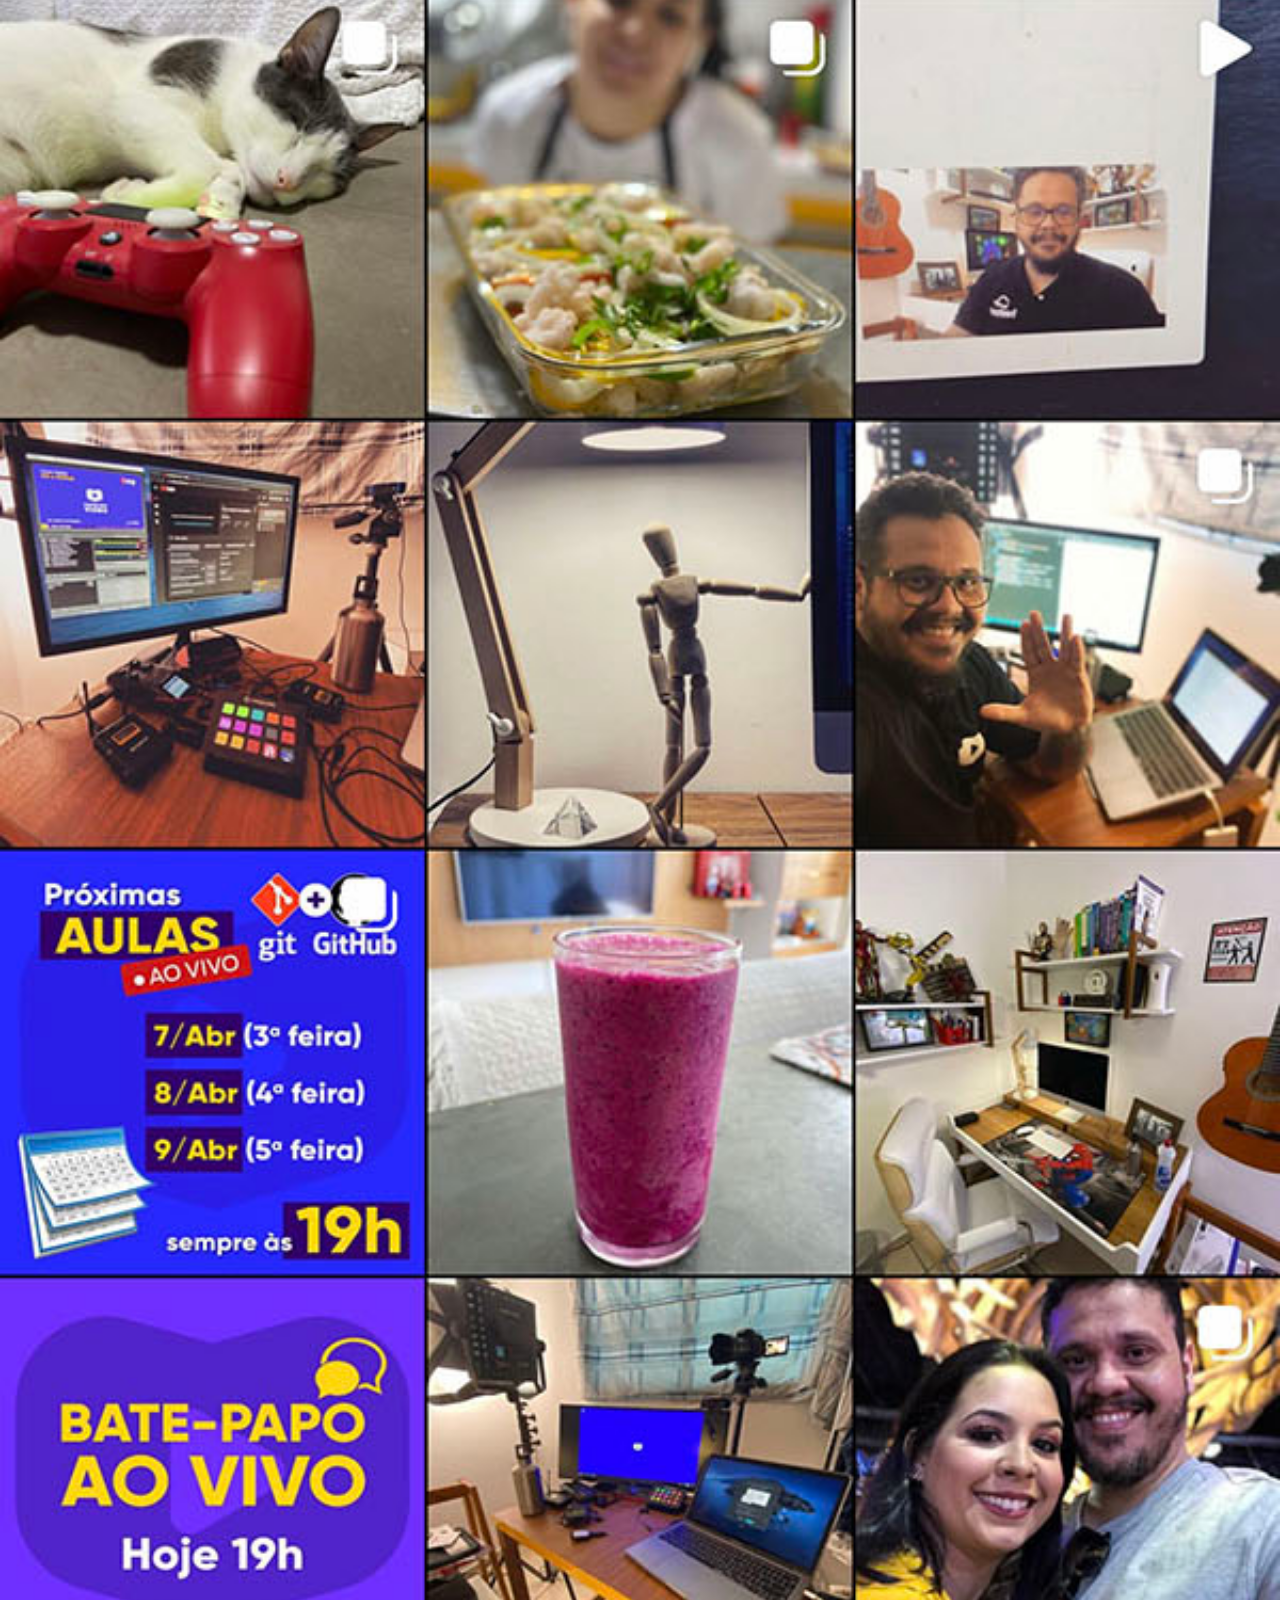
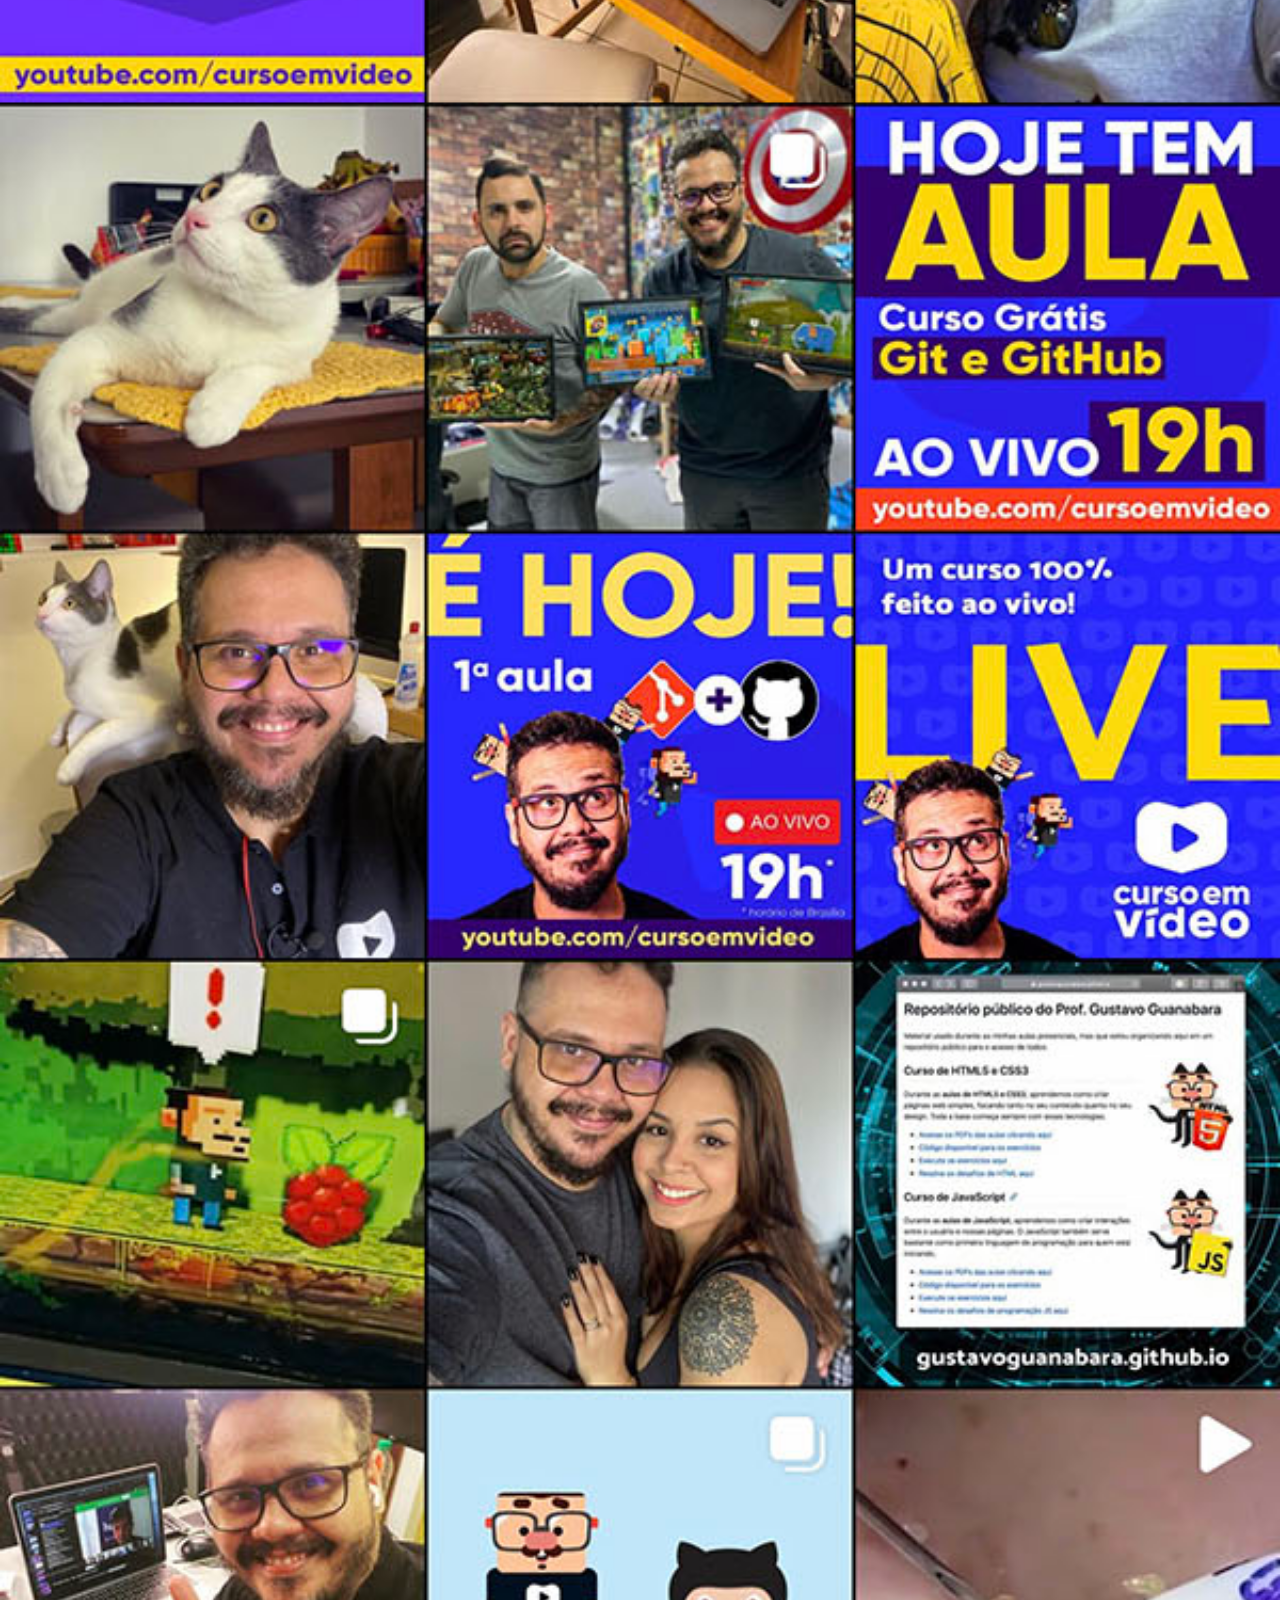
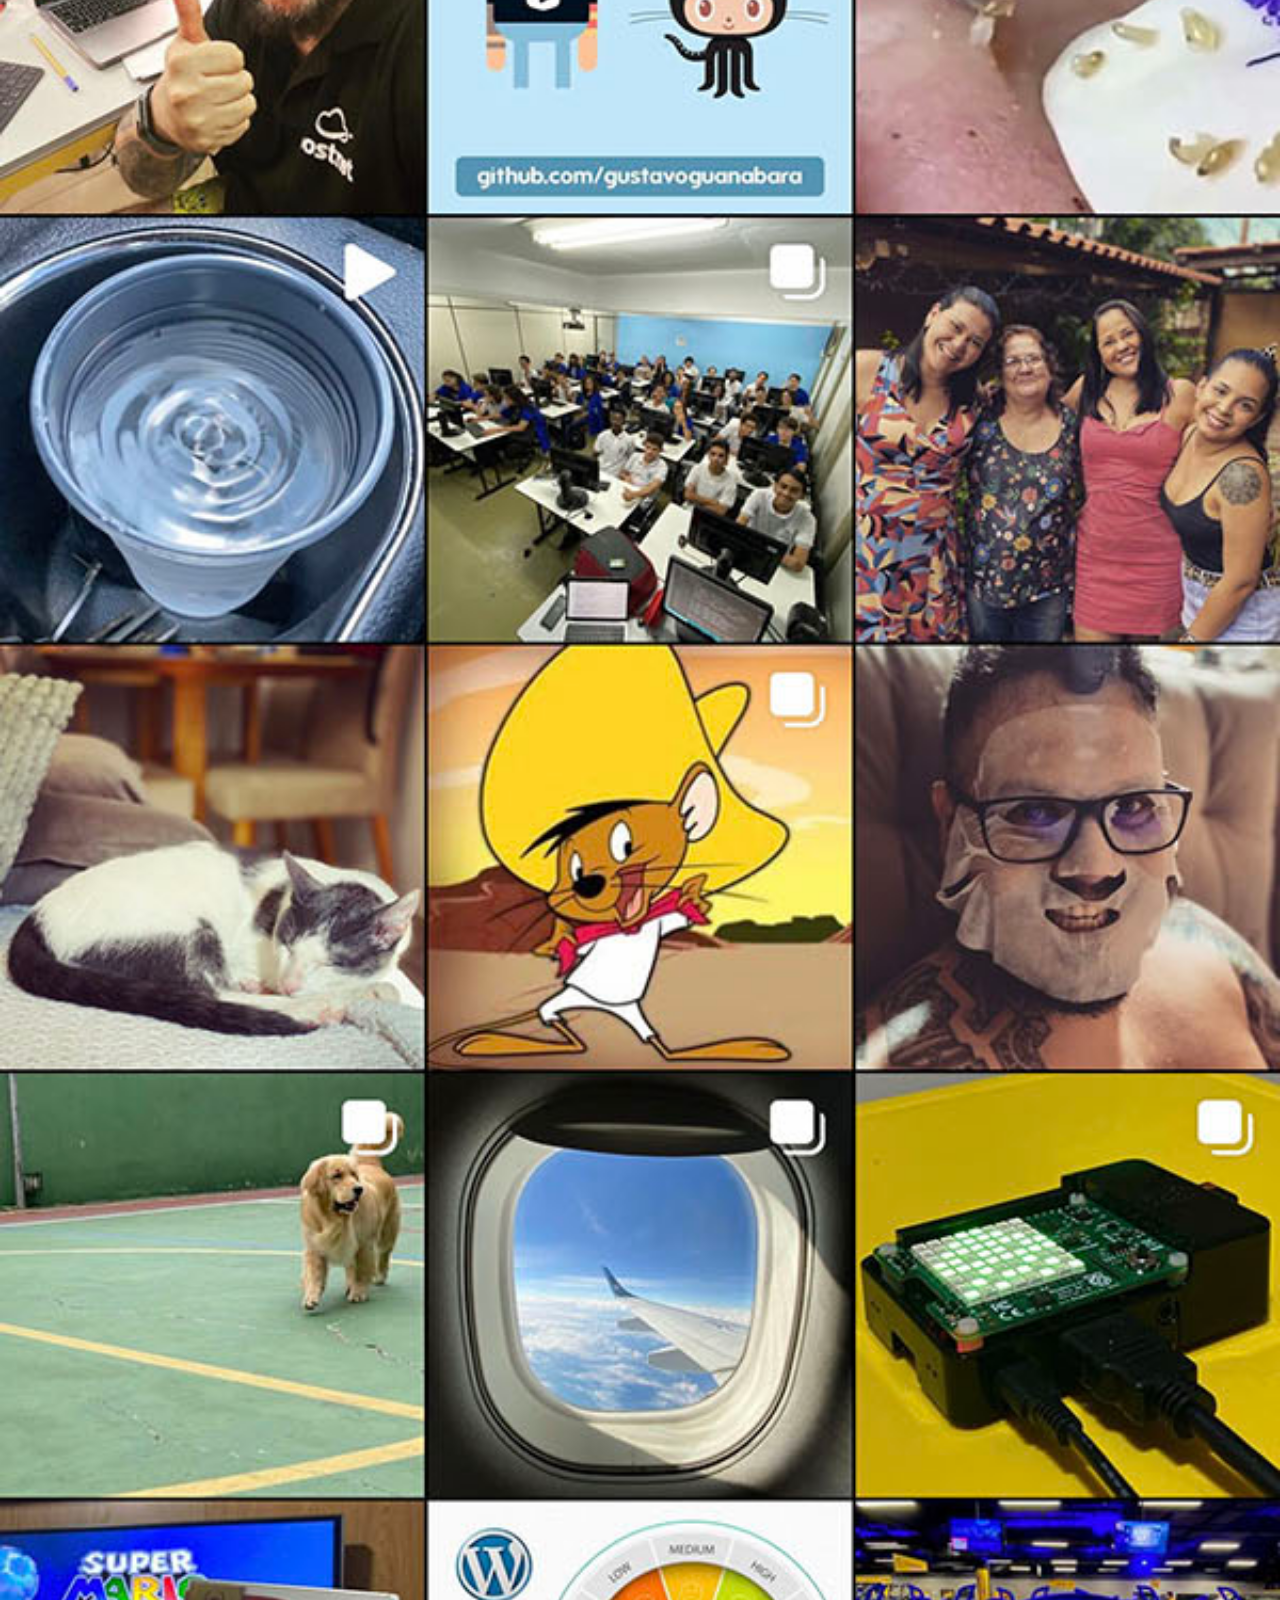
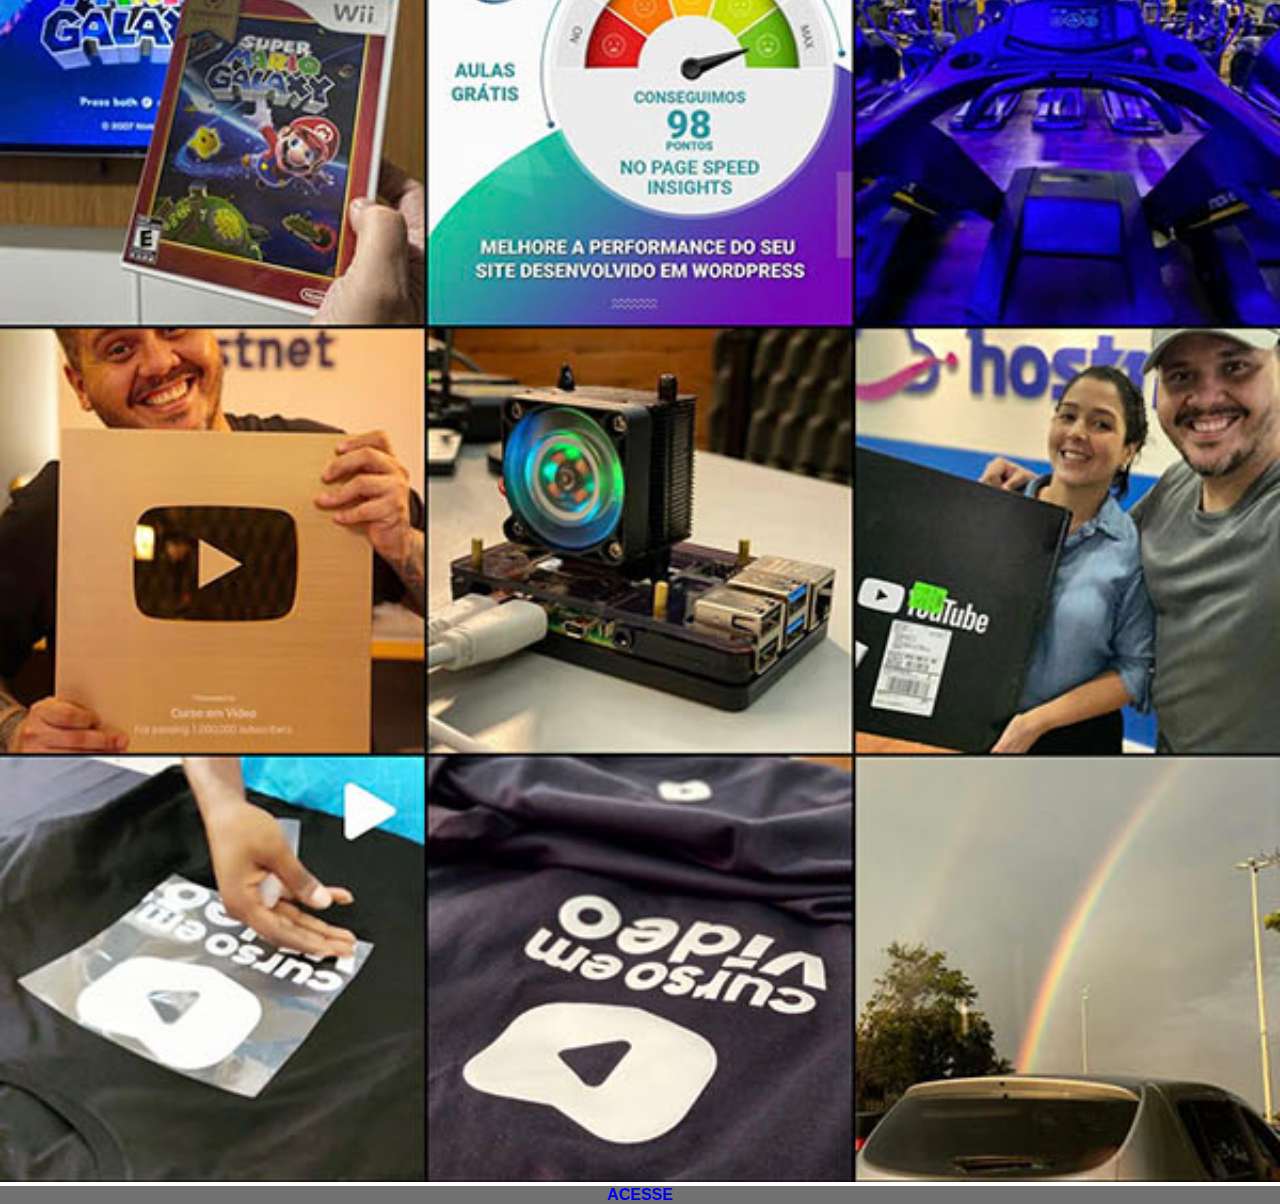
<file: instagram.html>
<!DOCTYPE html>
<html lang="pt-br">
<head>
    <meta charset="UTF-8">
    <meta name="viewport" content="width=device-width, initial-scale=1.0">
    <title>Instagram</title>
    <link rel="stylesheet" href="estilos/social.css">
</head>
<body>
    <img src="imagens/tela-instagram.jpg" alt="instagram">
    <a href="https://www.instagram.com/" target="_blank">ACESSE</a>
</body>
</html>
</file>
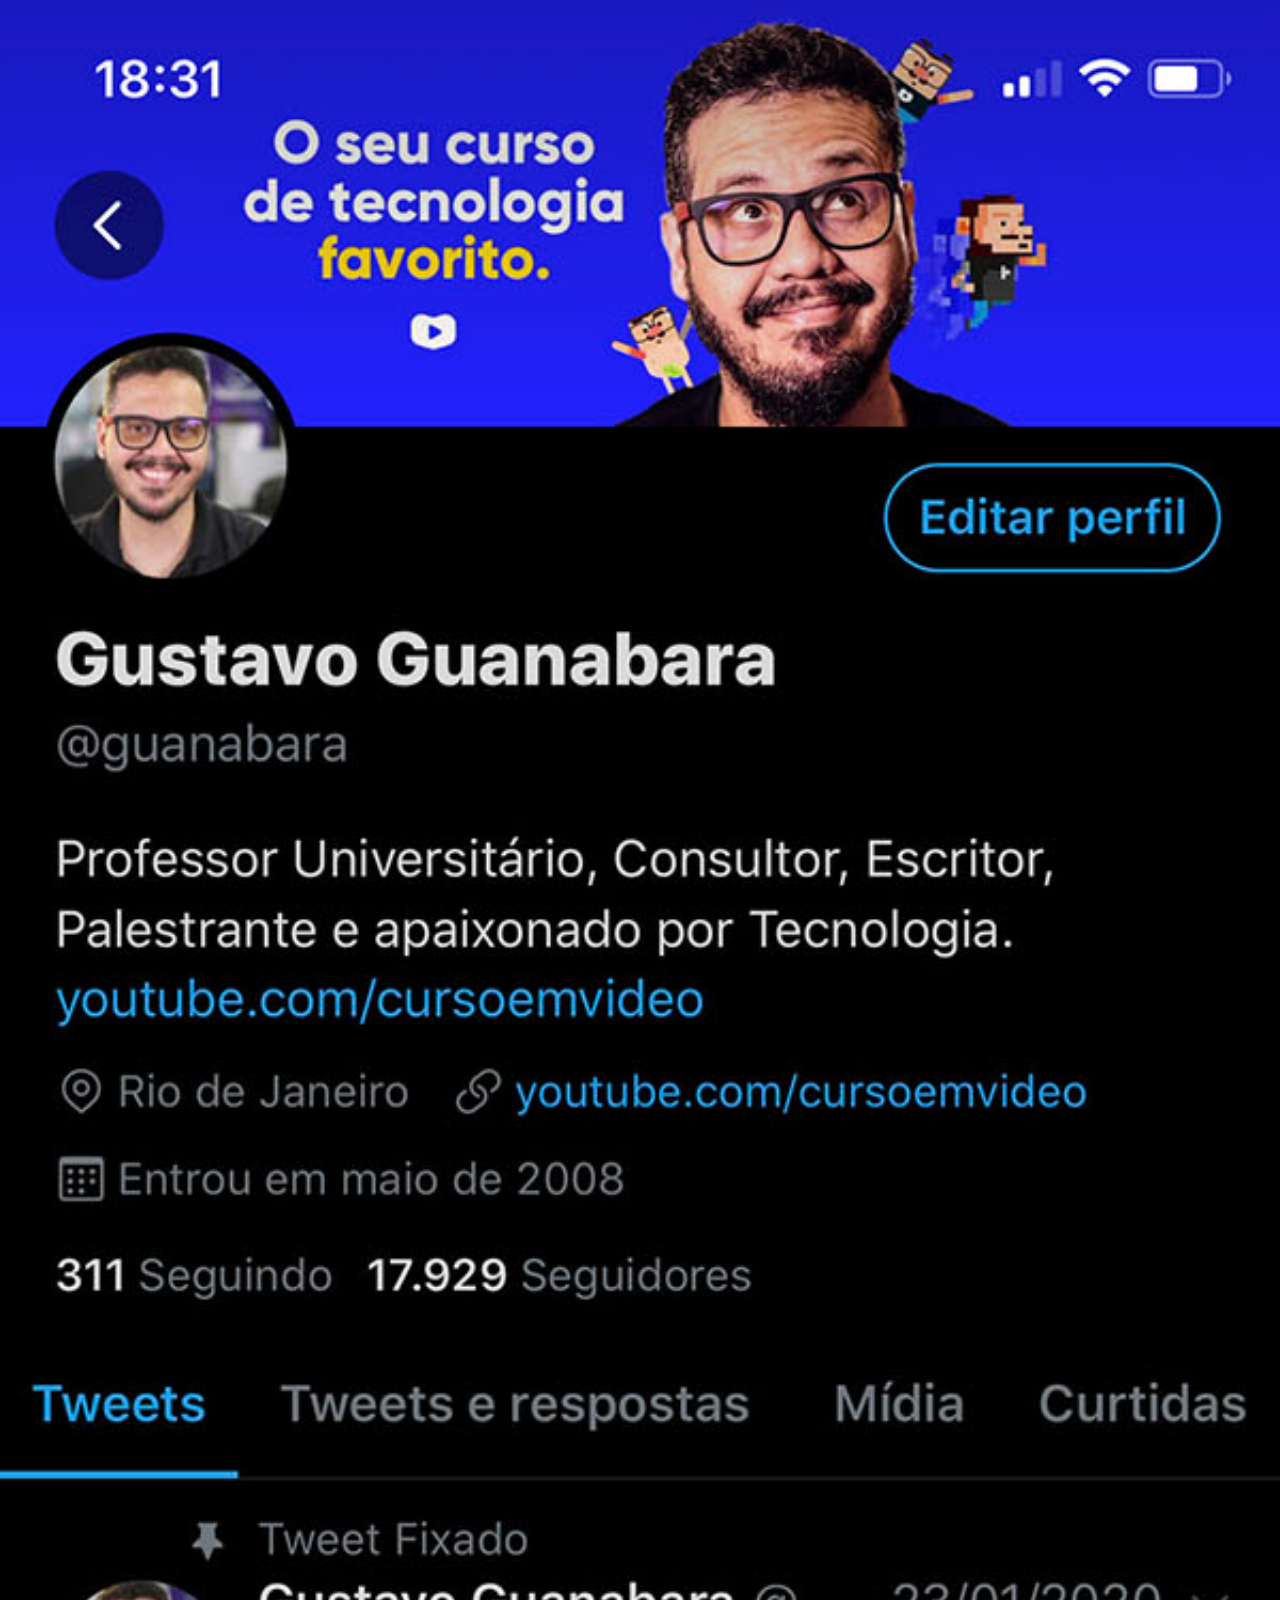
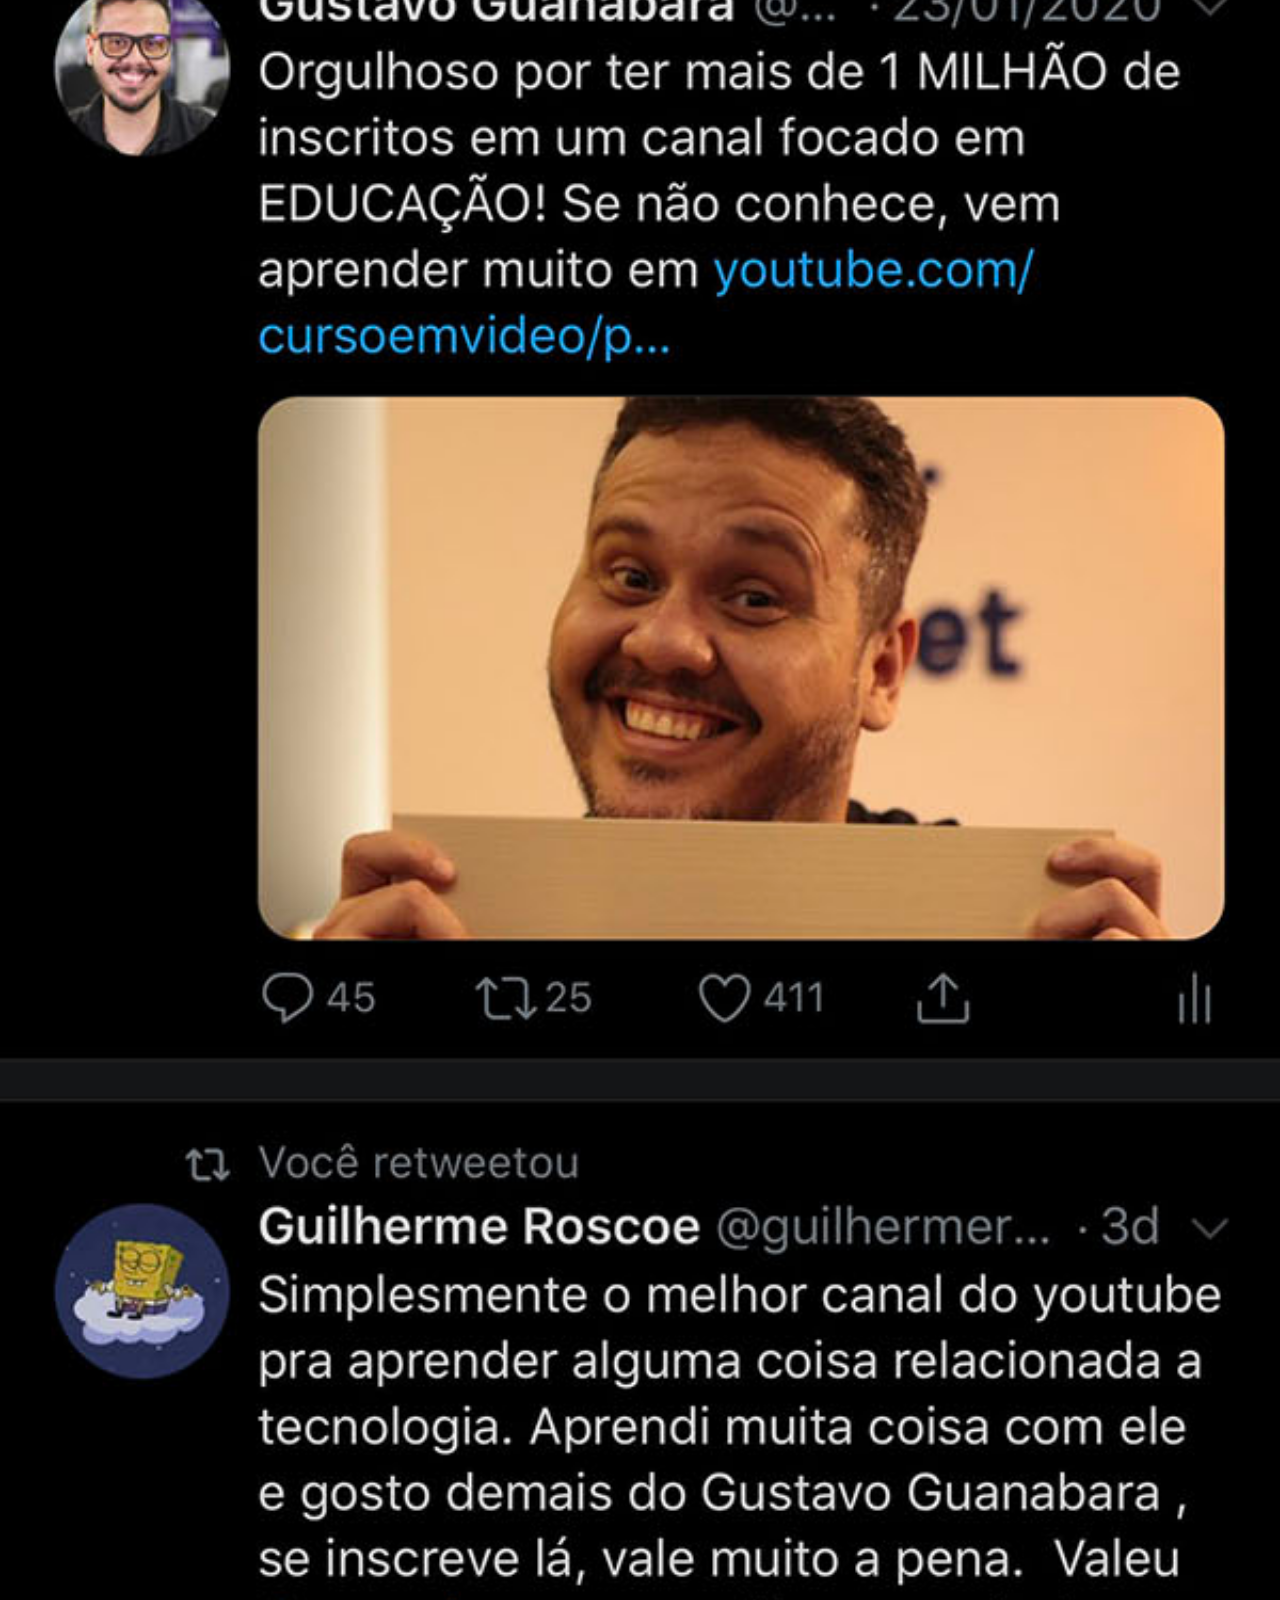
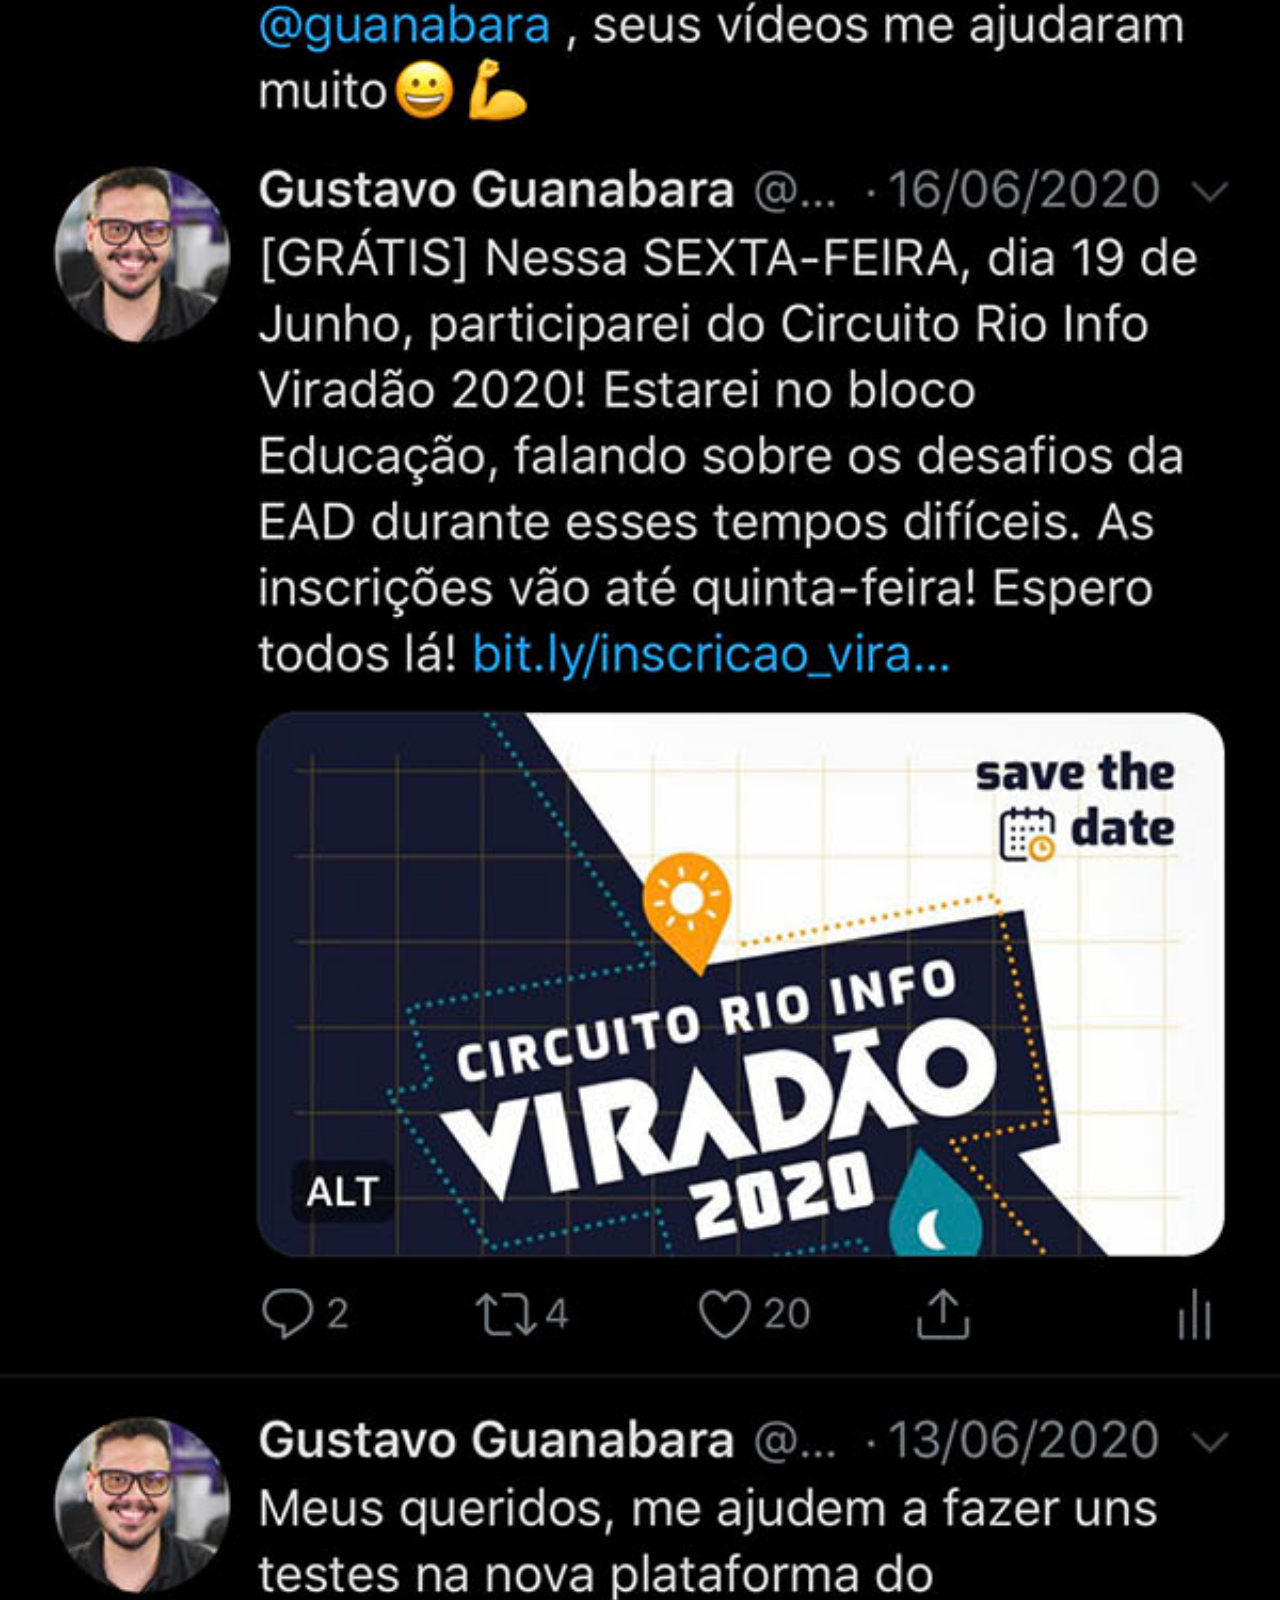
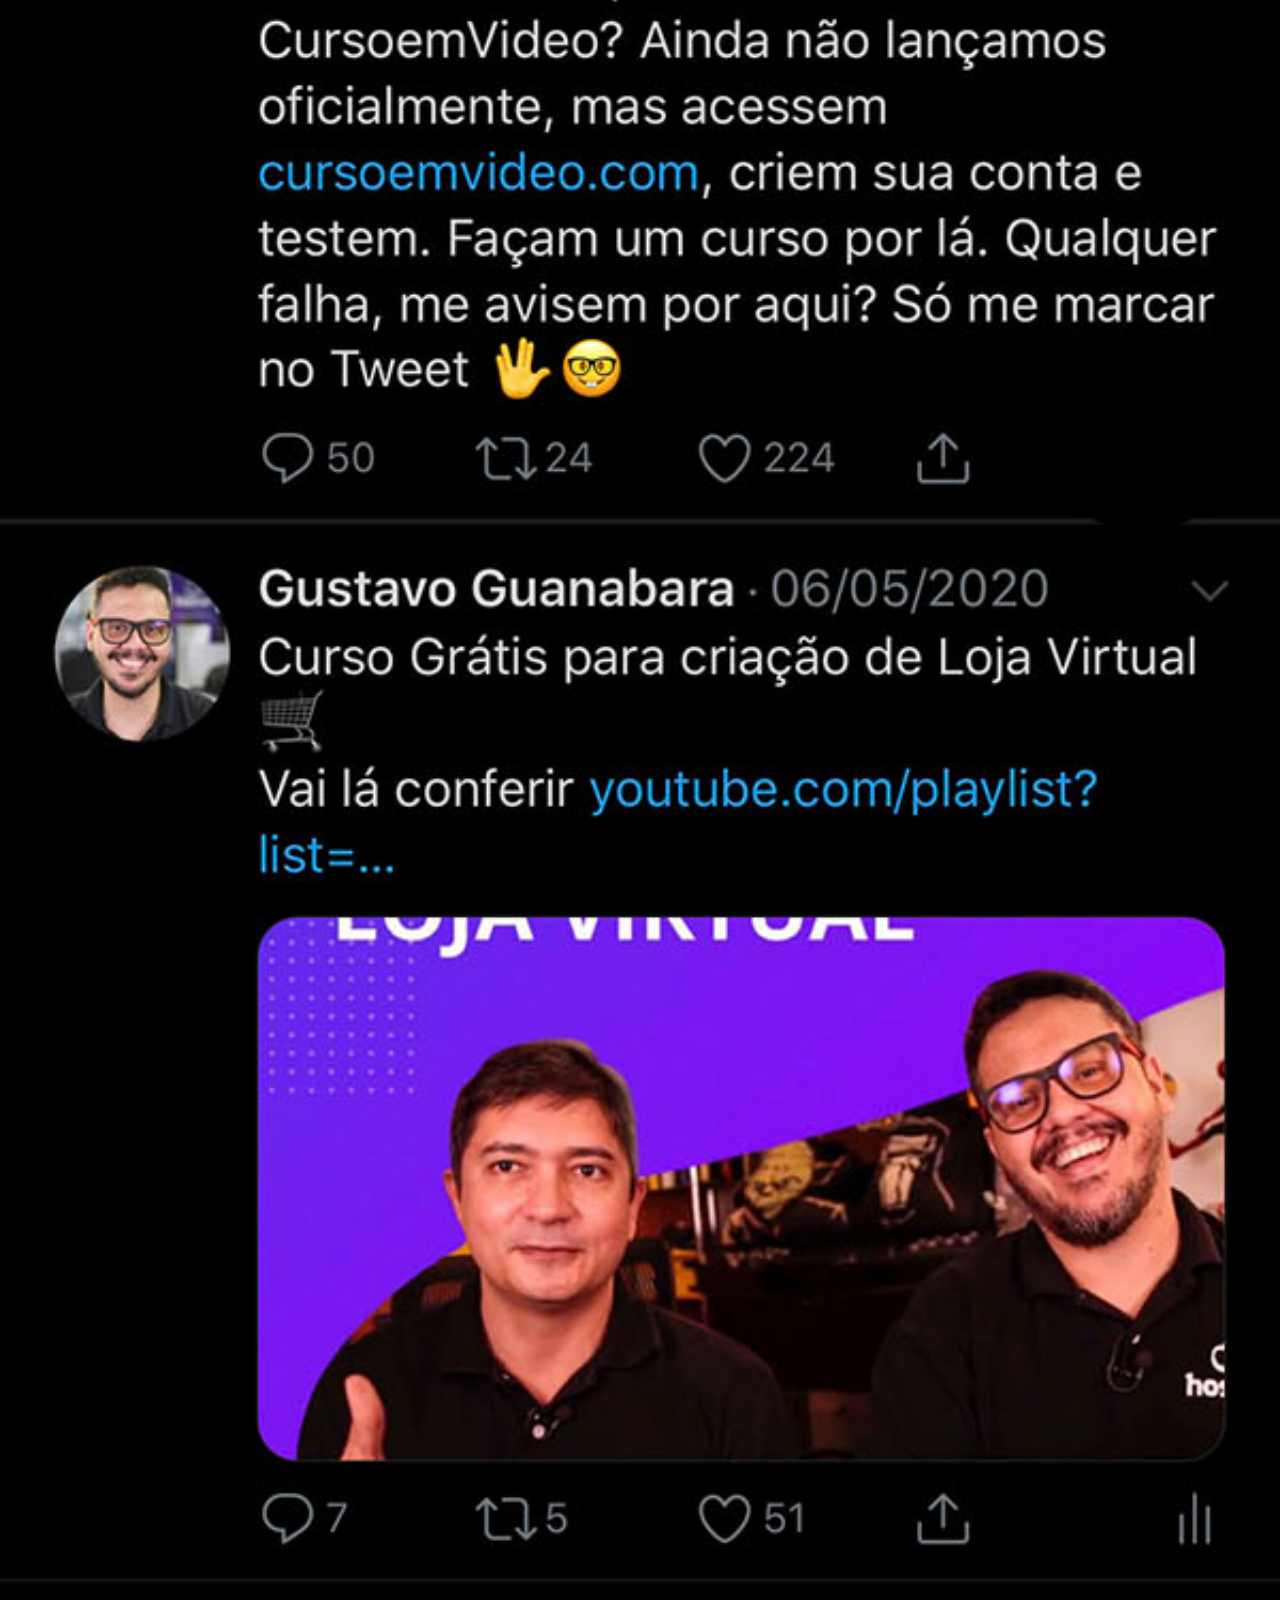
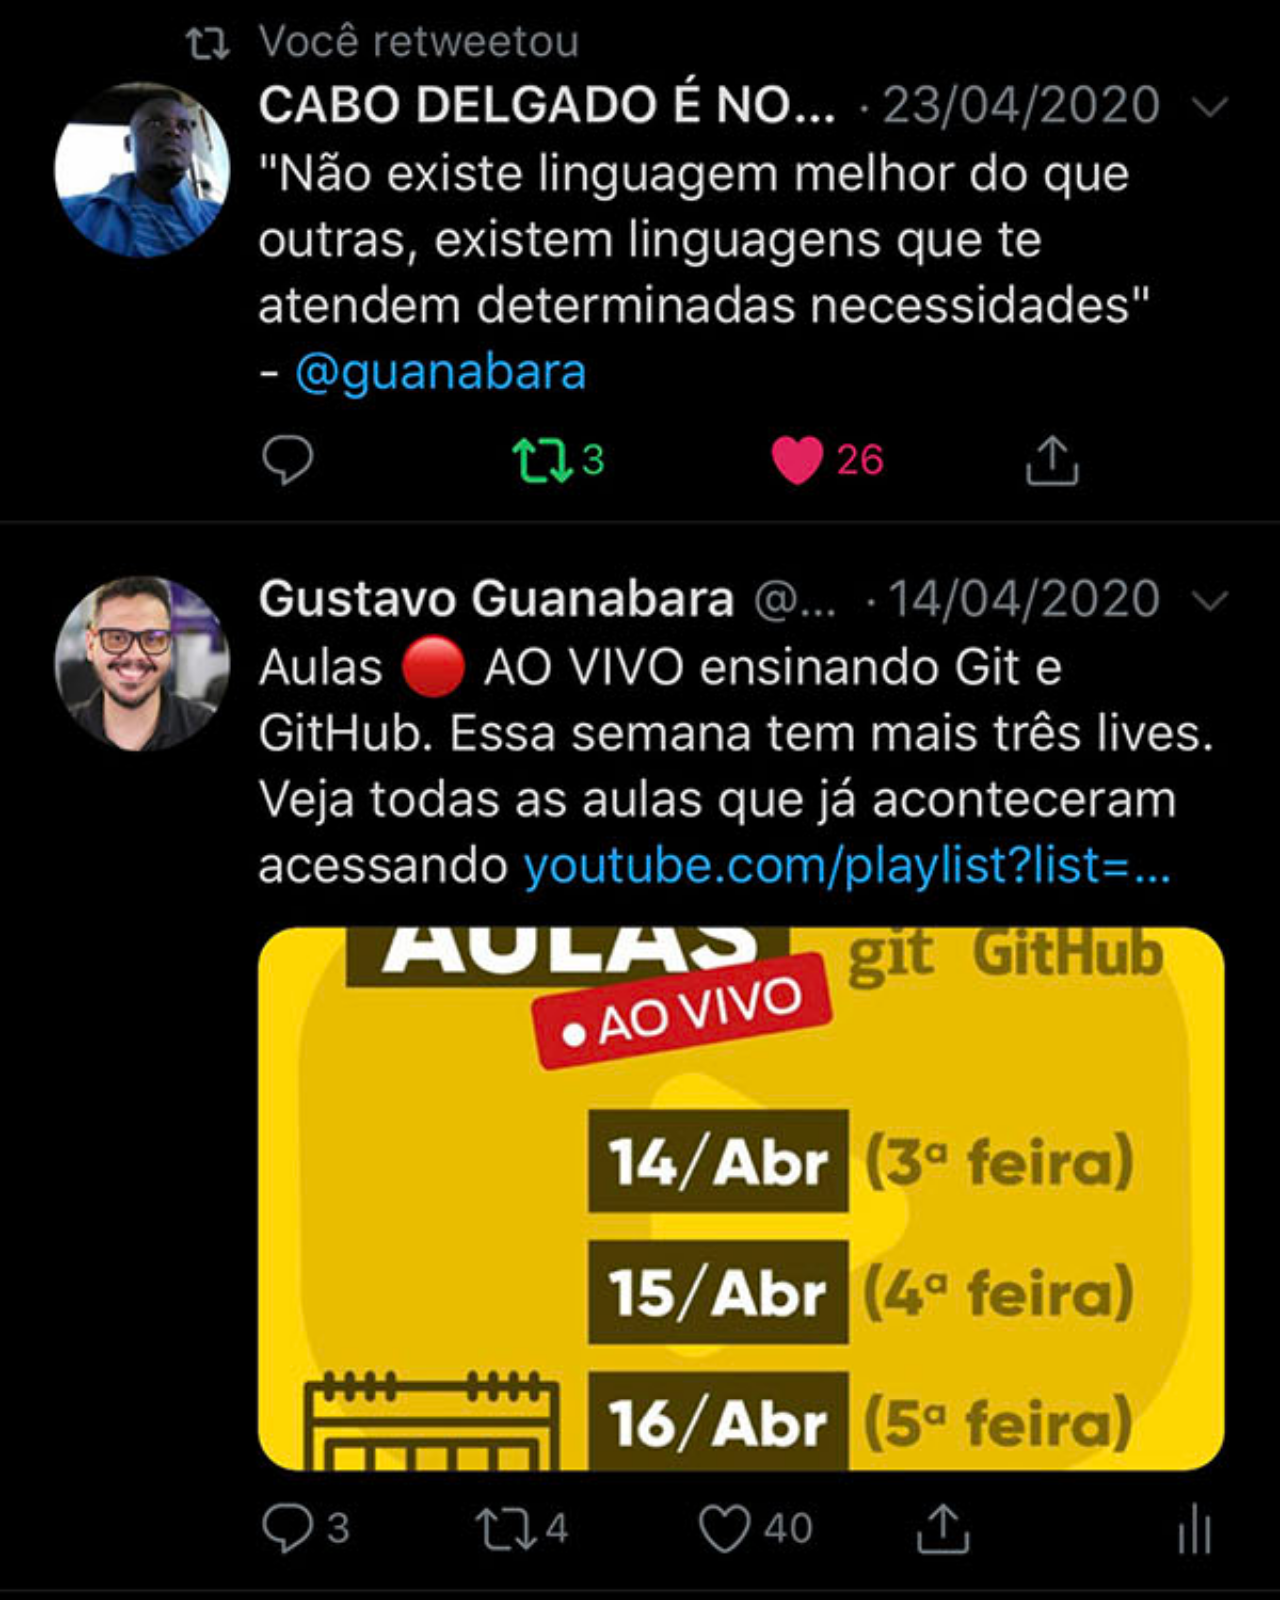
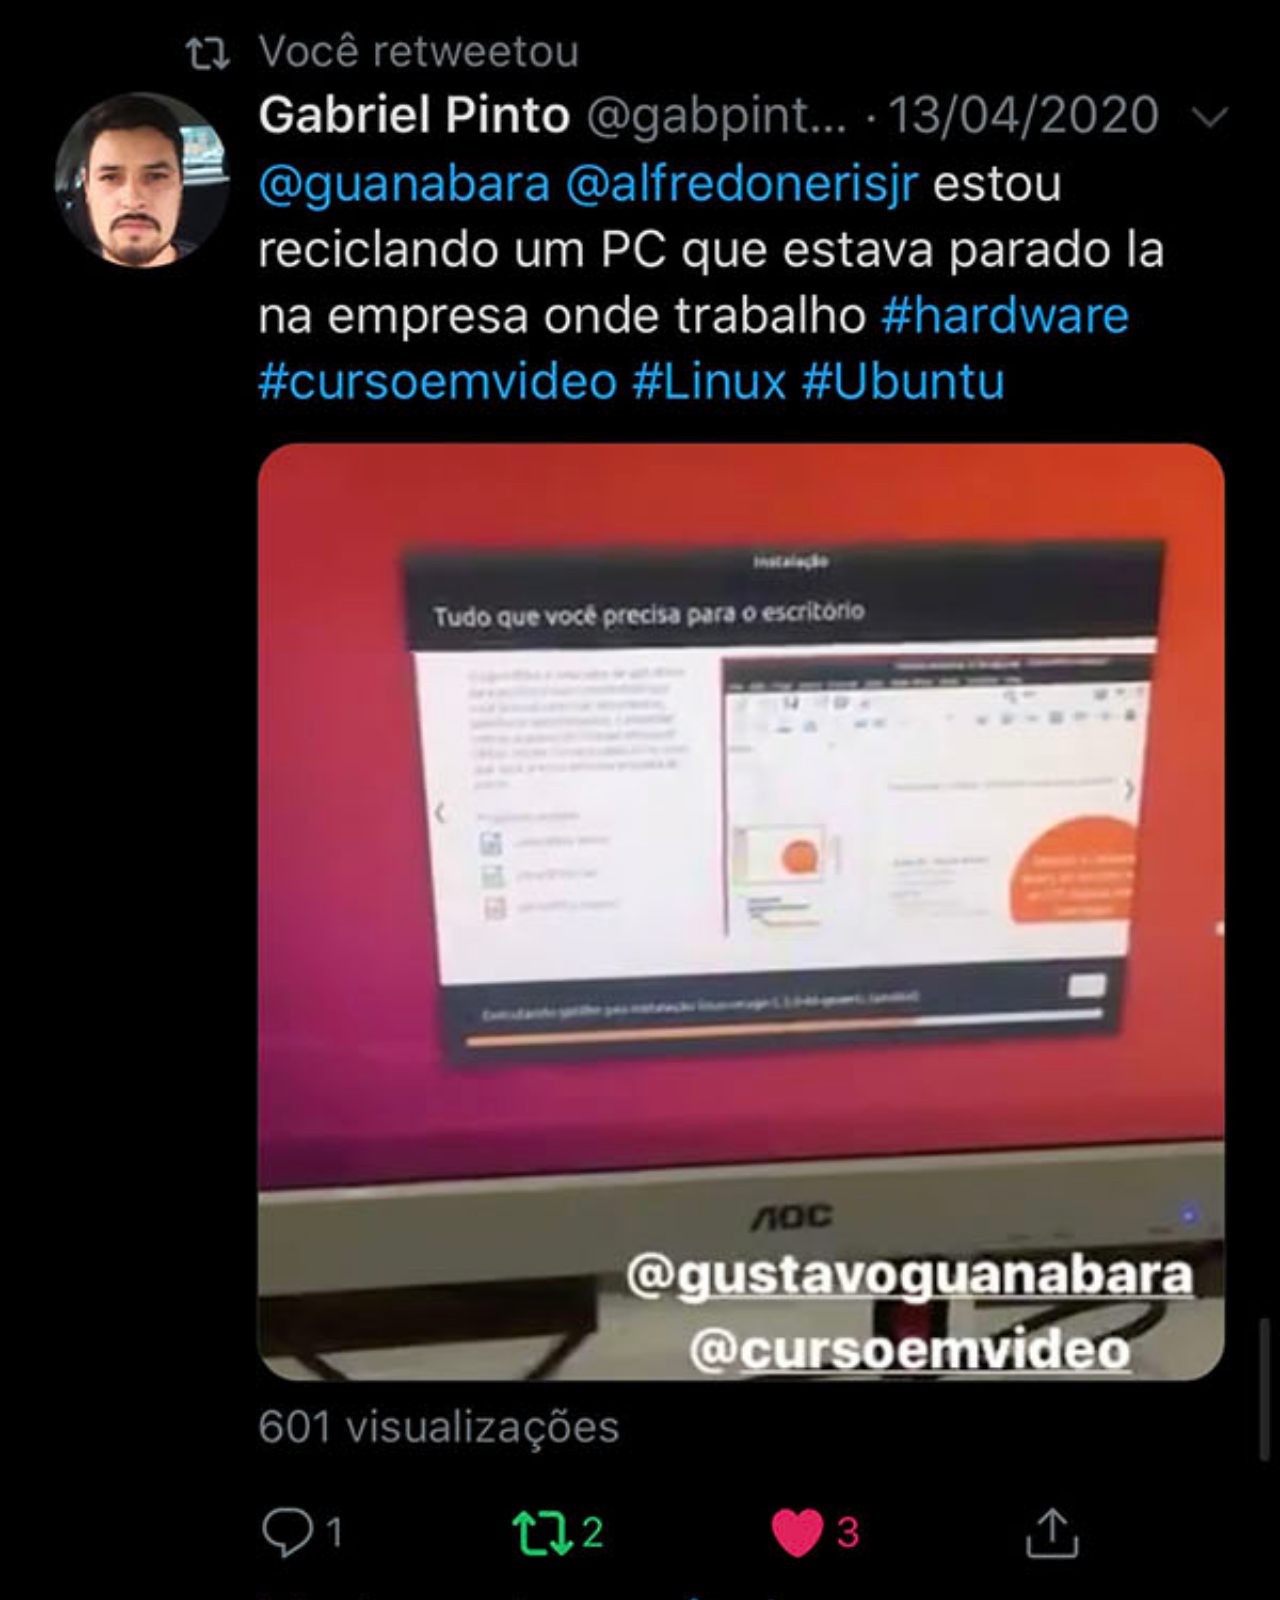
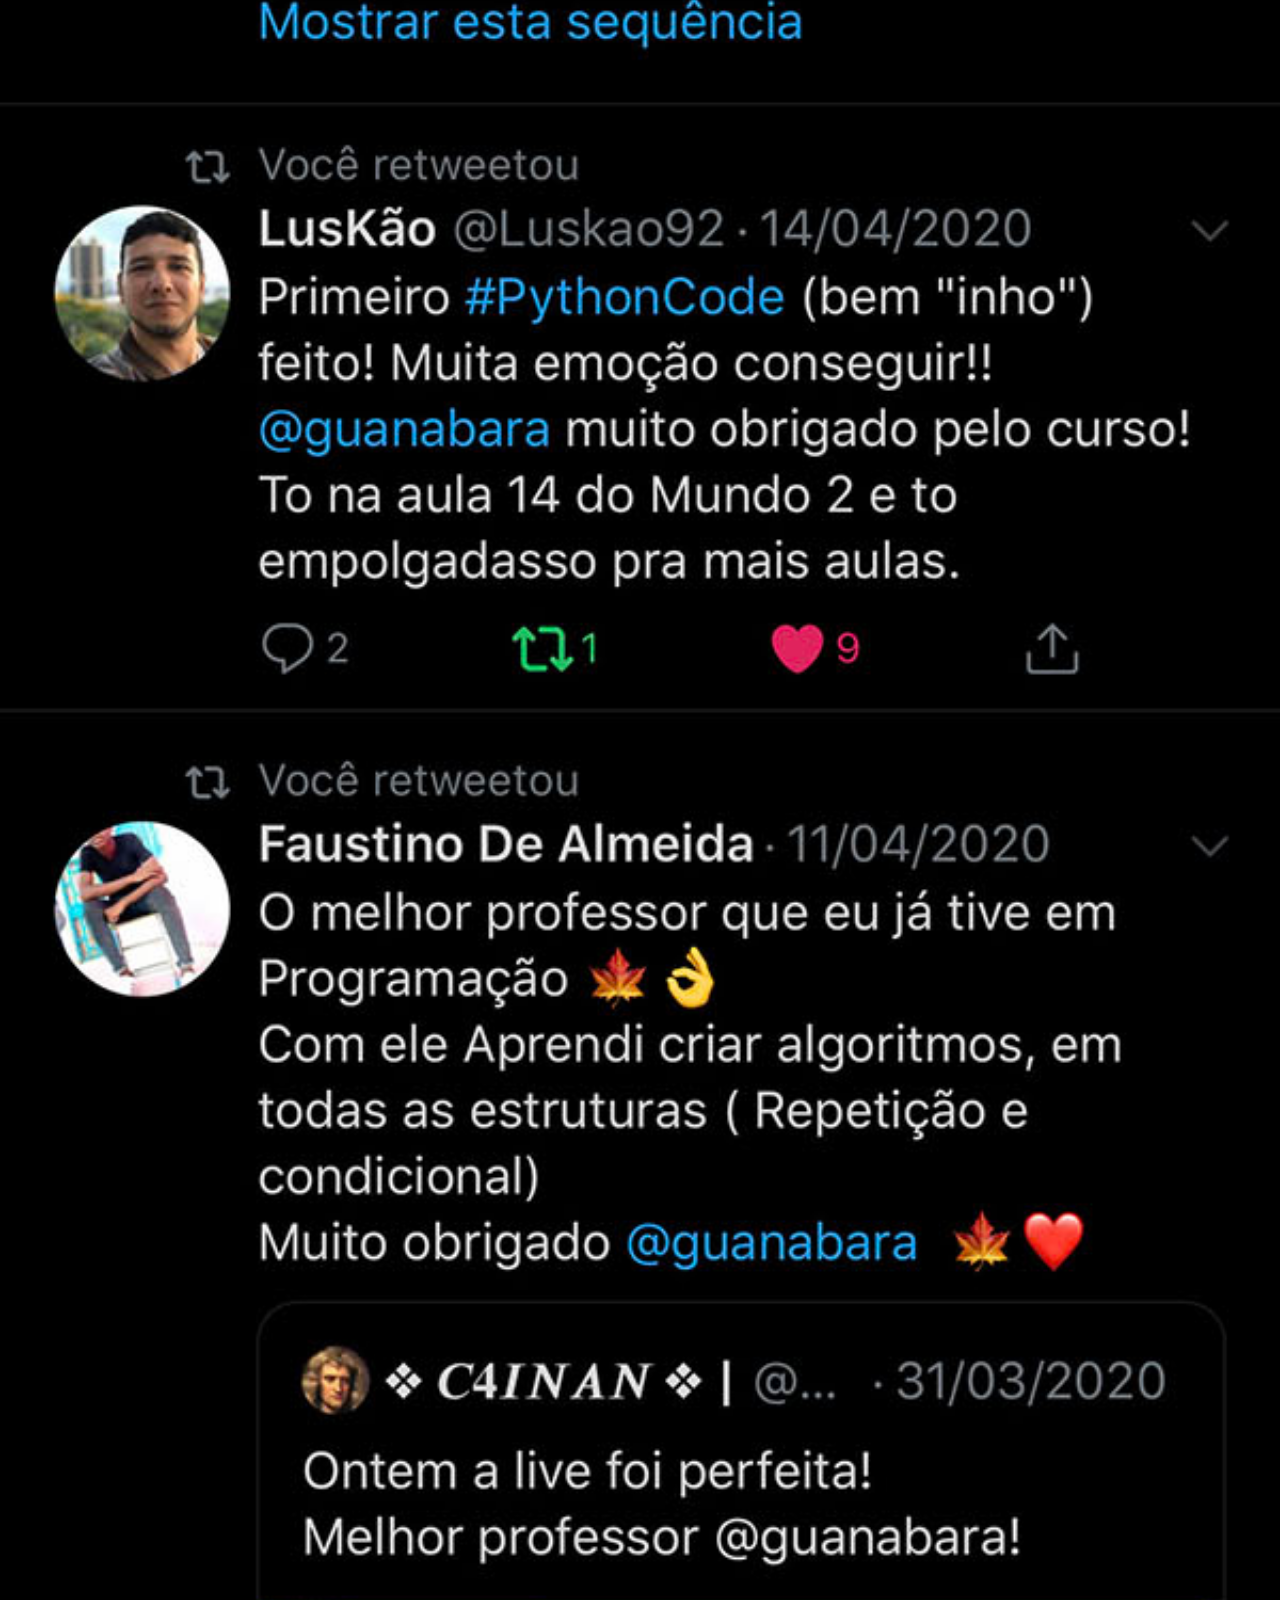
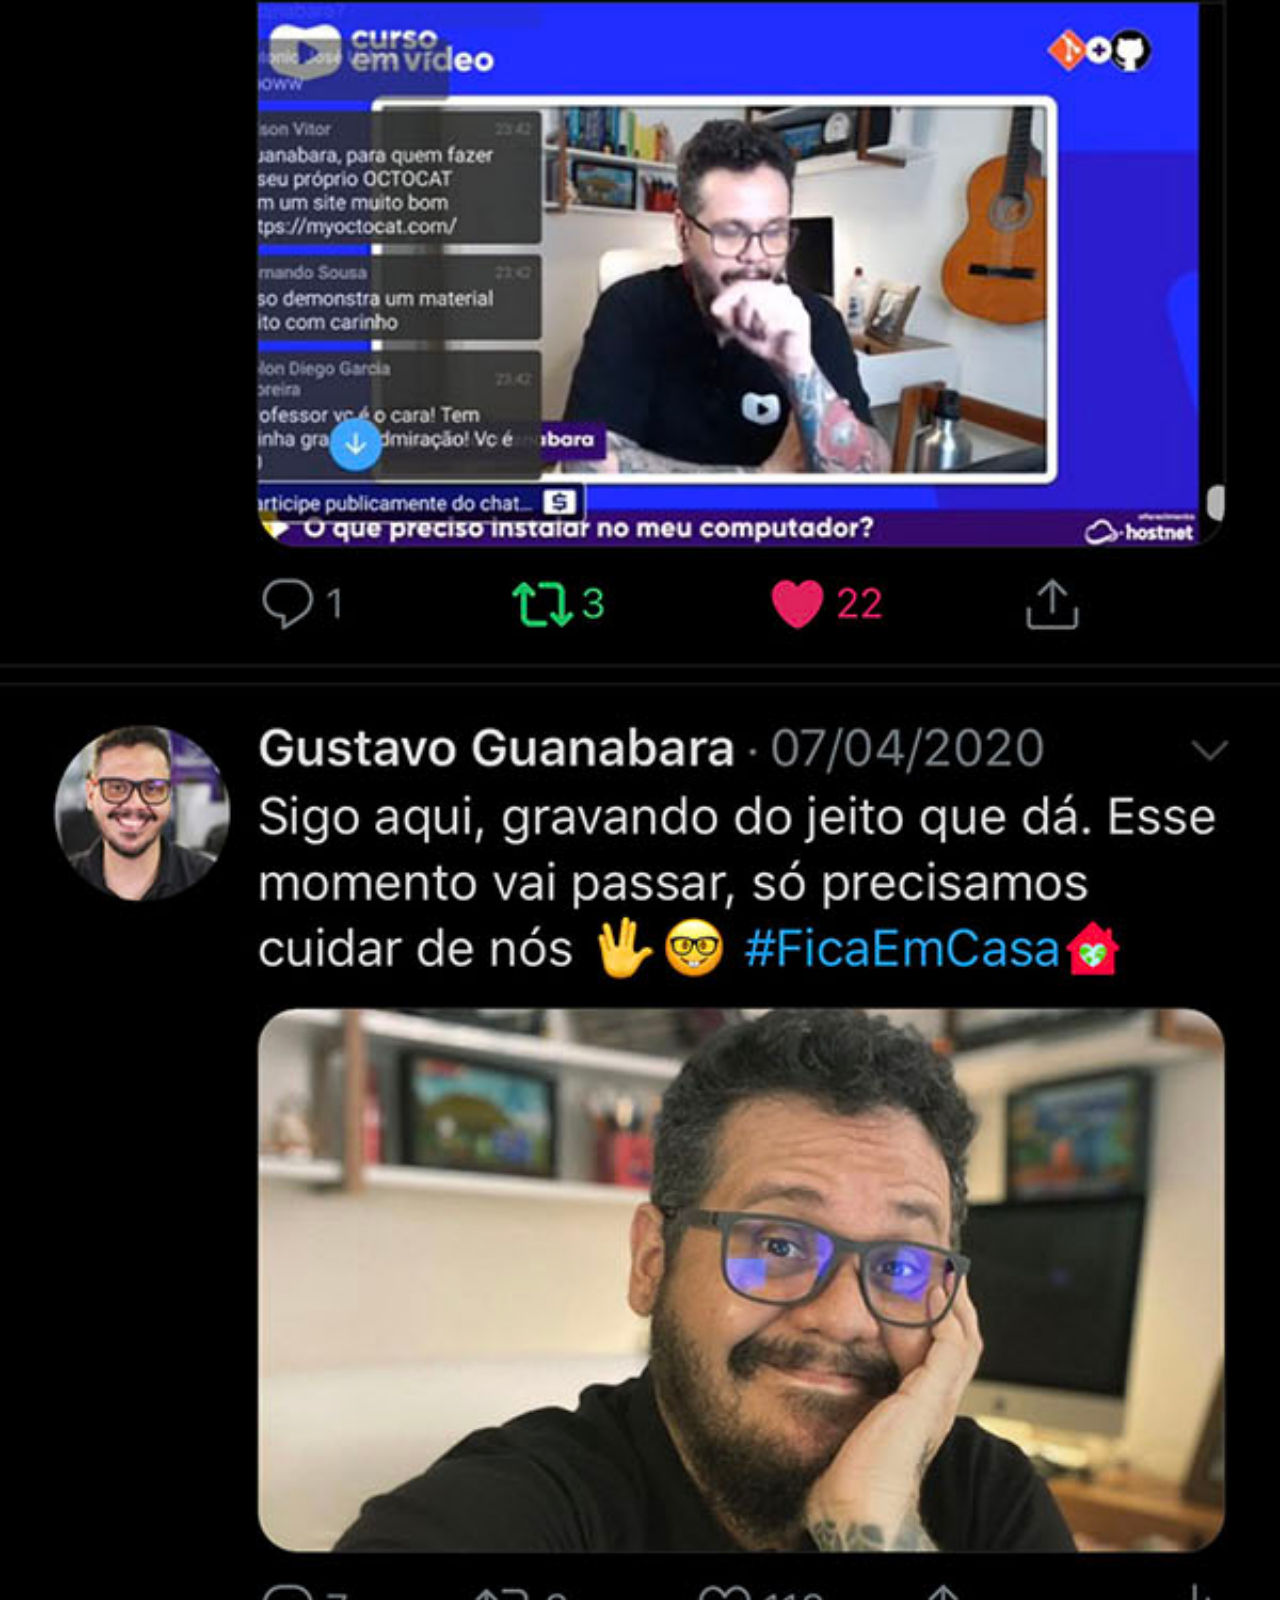
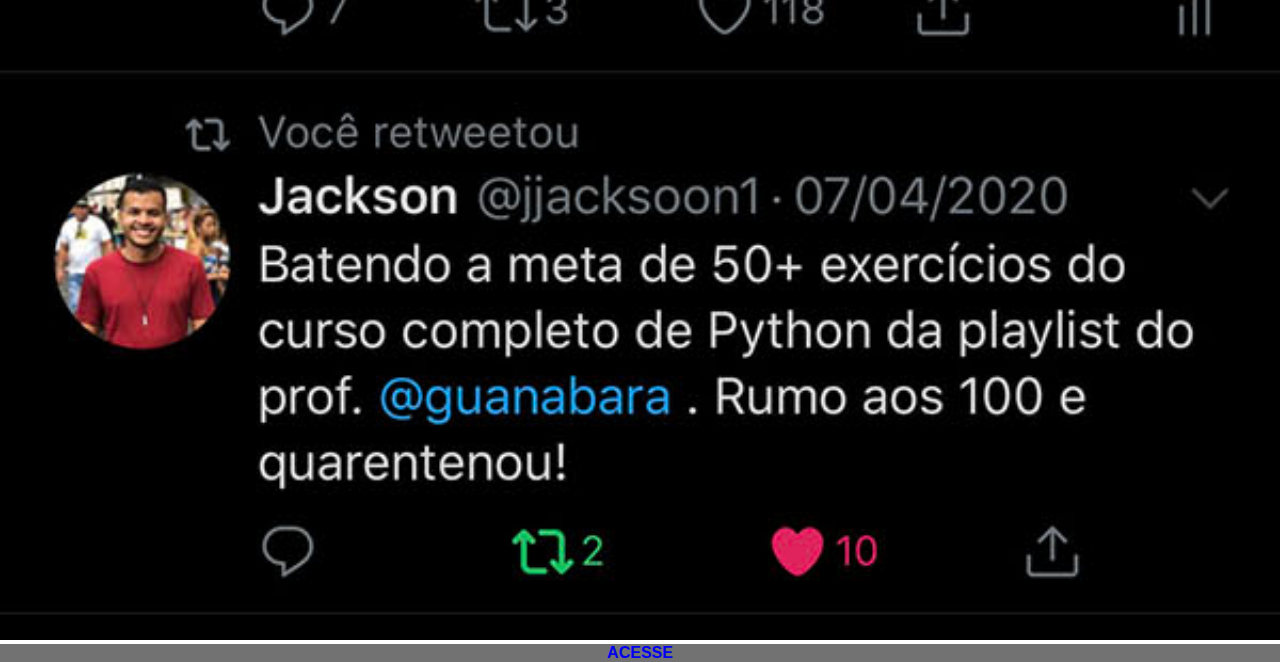
<file: twitter.html>
<!DOCTYPE html>
<html lang="pt-br">
<head>
    <meta charset="UTF-8">
    <meta name="viewport" content="width=device-width, initial-scale=1.0">
    <title>twitter</title>
    <link rel="stylesheet" href="estilos/social.css">
</head>
<body>
    <img src="imagens/tela-twitter.jpg" alt="twitter">
    <a href="https://twitter.com/i/flow/login" target="_blank">ACESSE</a>

    
</body>
</html>
</file>
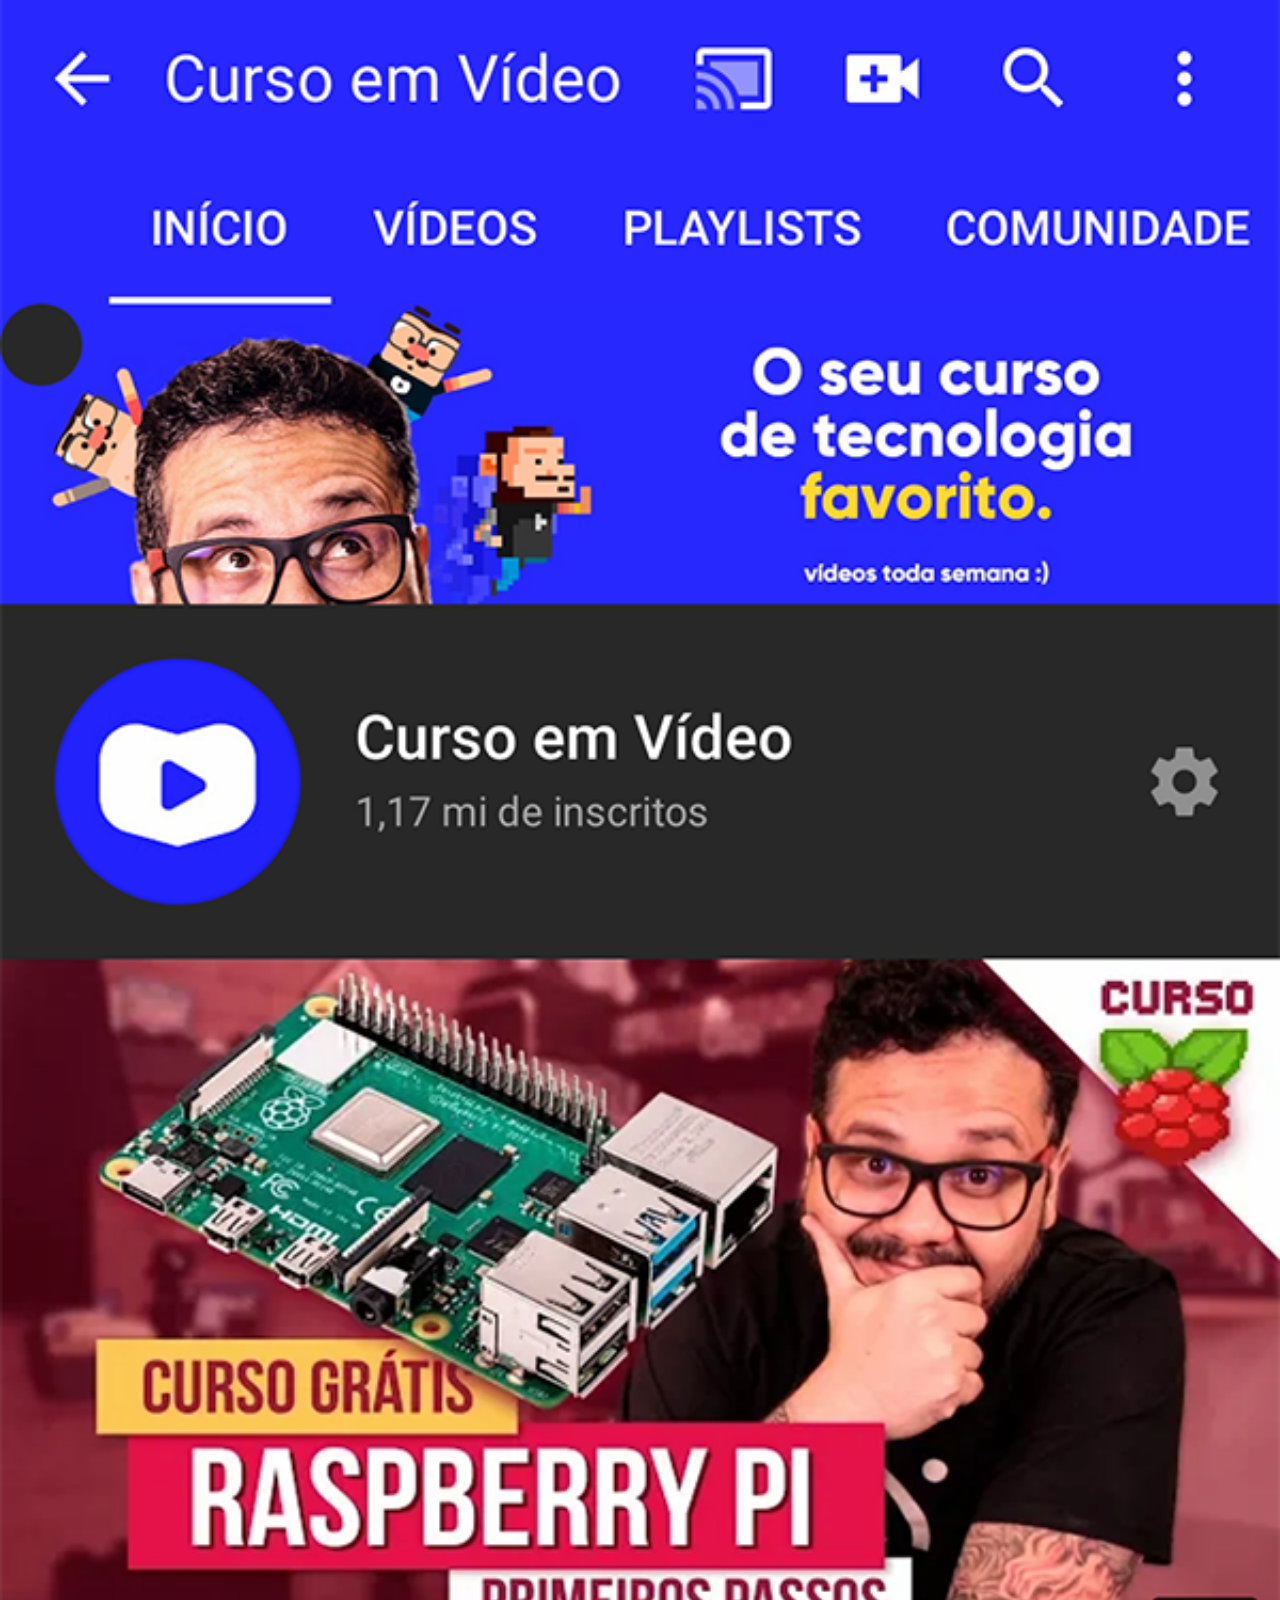
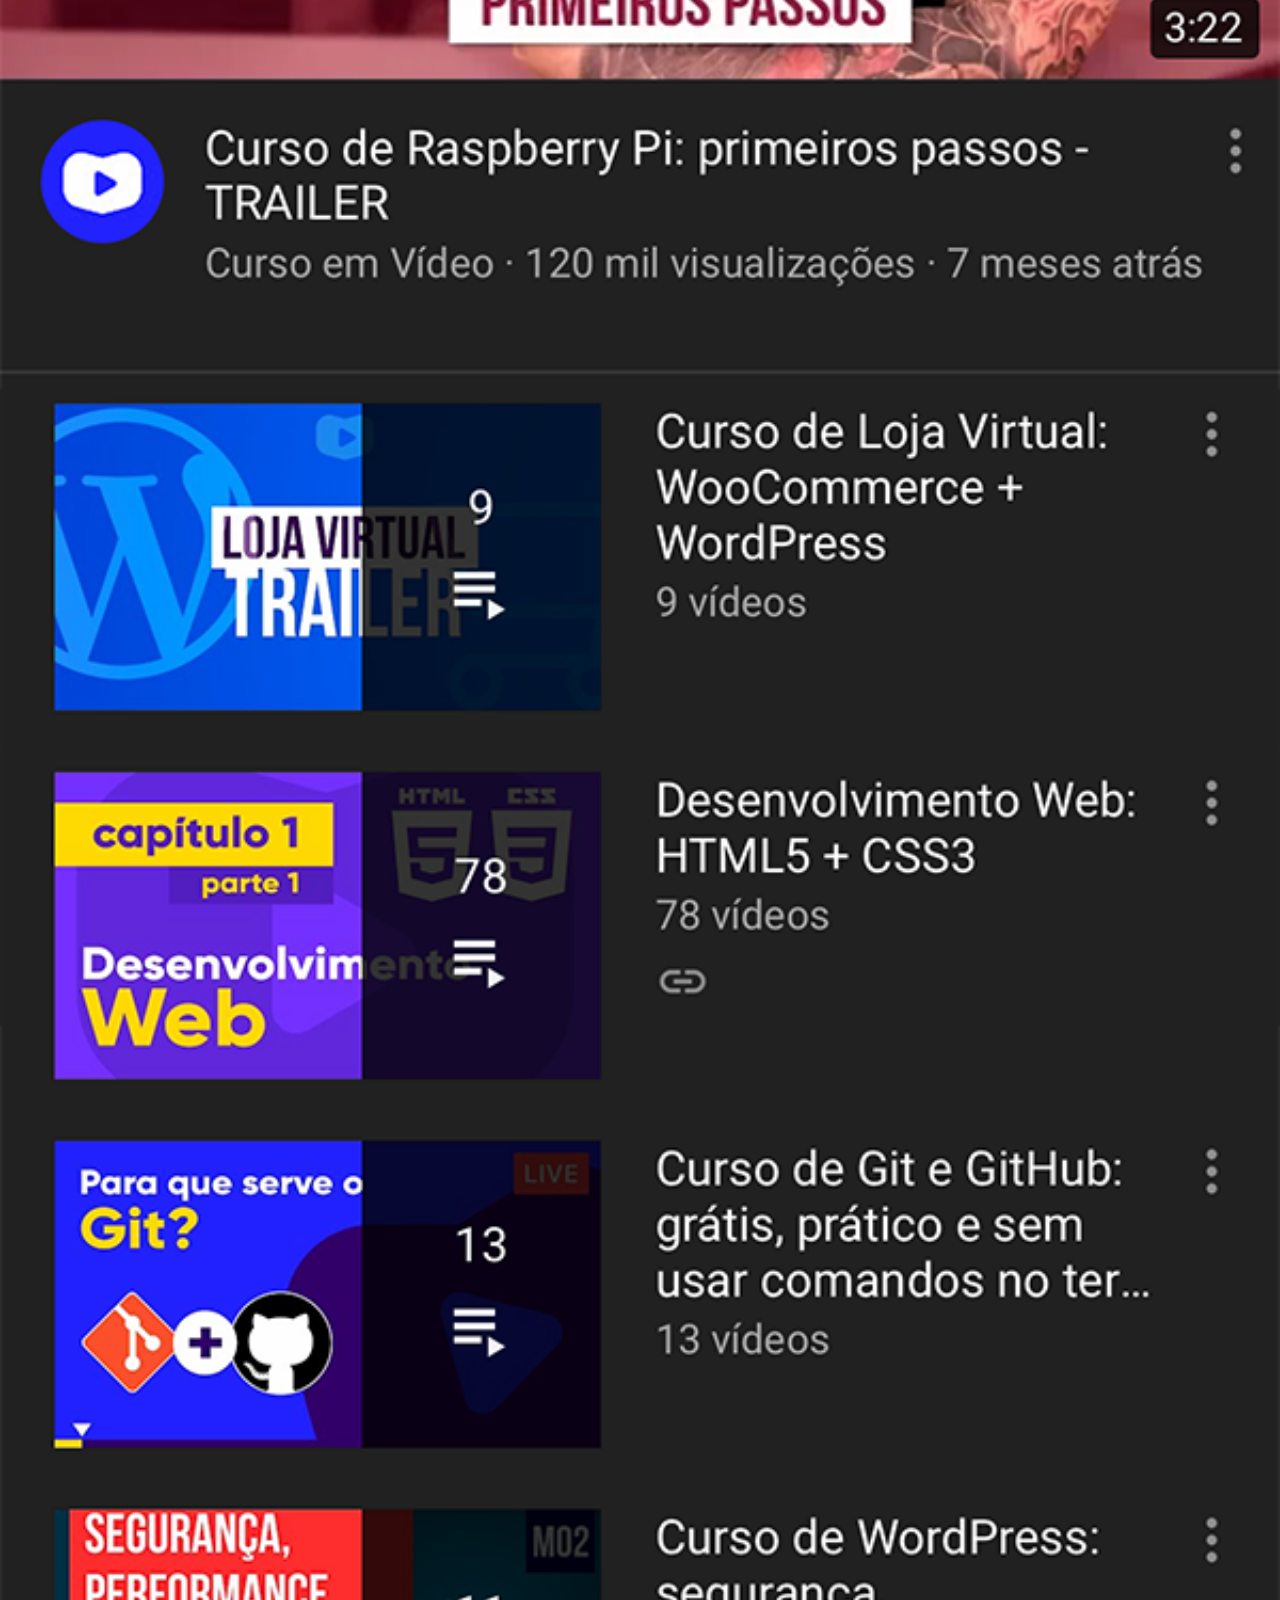
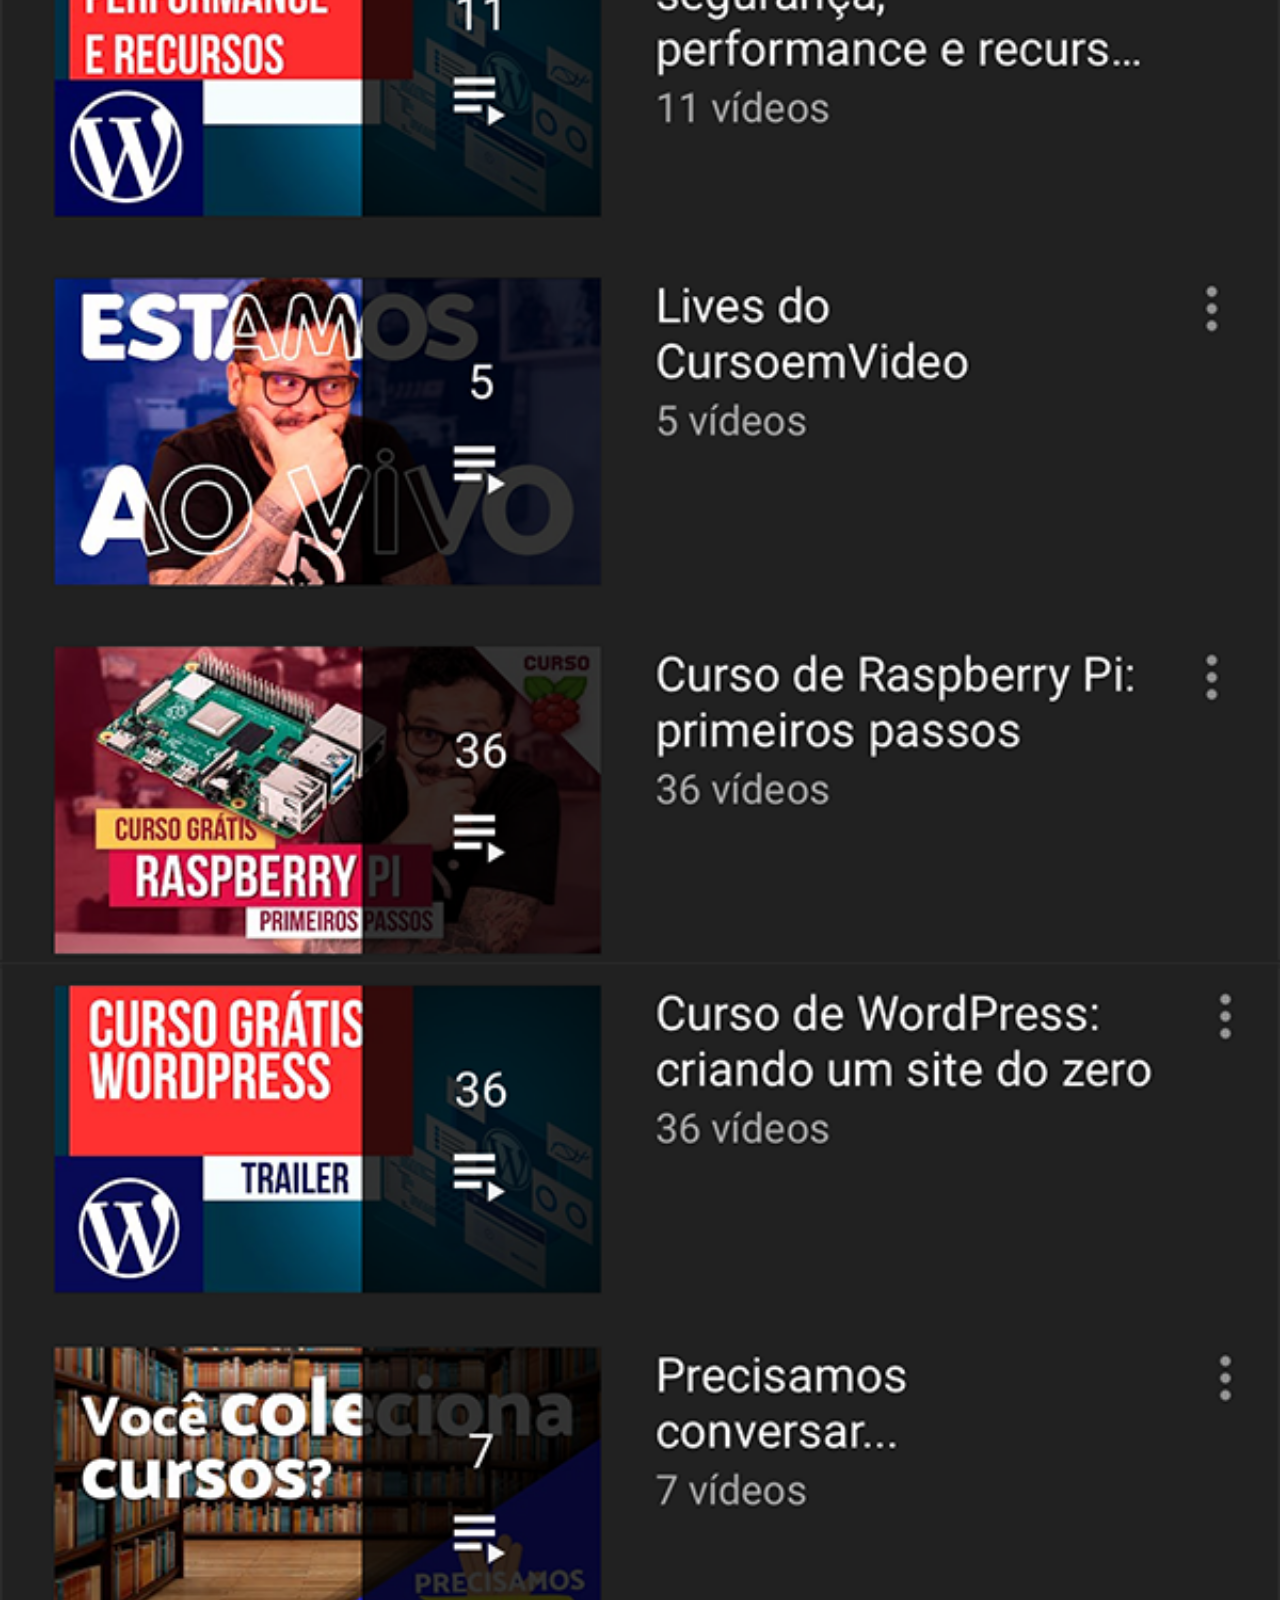
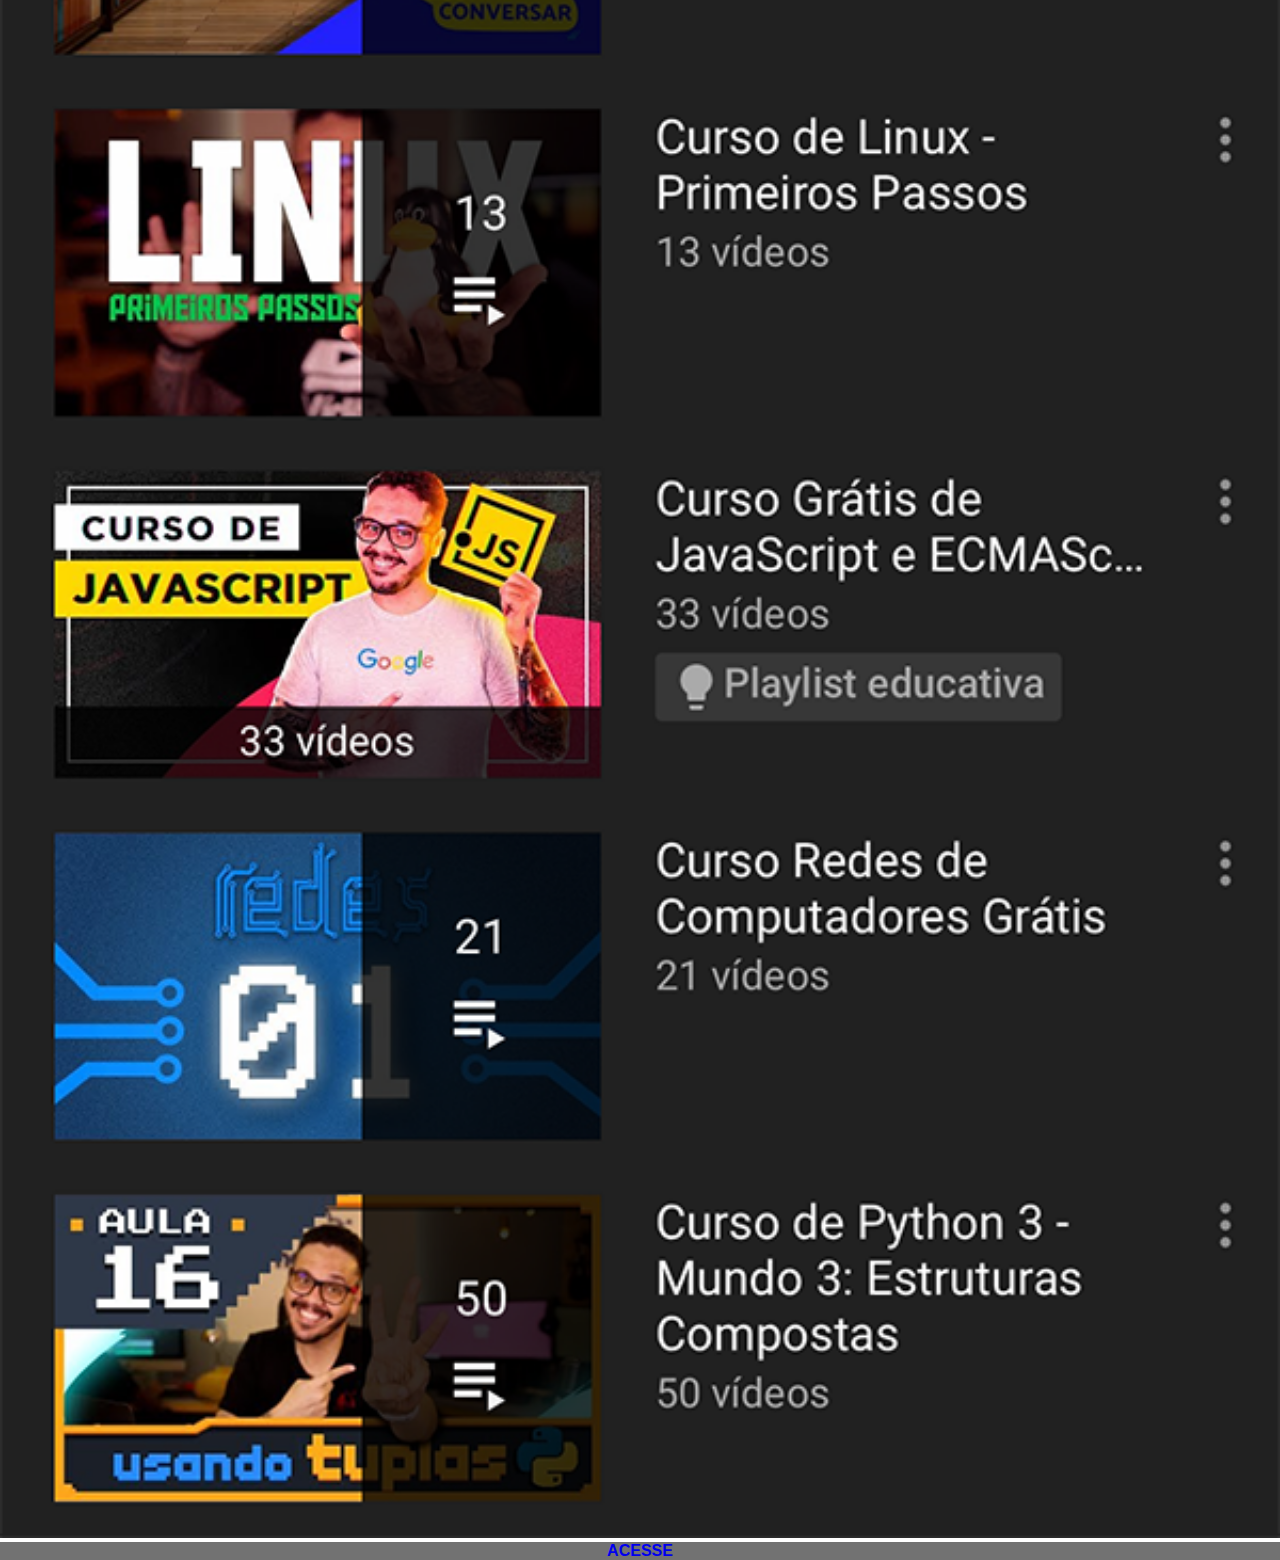
<file: youtube.html>
<!DOCTYPE html>
<html lang="pt-br">
<head>
    <meta charset="UTF-8">
    <meta name="viewport" content="width=device-width, initial-scale=1.0">
    <title>Youtube</title>
    <link rel="stylesheet" href="estilos/social.css">
</head>
<body>
    <img src="imagens/tela-youtube.png" alt="youtube">
    <a href="https://www.youtube.com/@CursoemVideo" target="_blank">ACESSE</a>
    
</body>
</html>
</file>
<file: estilos/style.css>
@charset "UTF-8";

* {
    margin: 0px;
    padding: 0px;
    font-family: Arial, Helvetica, sans-serif
}

html, body {
    height: 100vh;
    width: 100vw;
    background-color: black;    
}

body {
    background: url('../imagens/fundo-madeira.jpg') no-repeat top center;
    background-size: cover;
    background-attachment: fixed;
}
main {
    position: relative;
    height: 100vh;
}

section#telefone {
    position: absolute;
    top: 50%;
    left: 50%;
    transform: translate(-50%, -50%);

    height: 627px;
    width: 311px;
    background: url('../imagens/frame-iphone.png')no-repeat;
    
}

iframe#tela {
    position: relative;
    top: 80px;
    left: 22px;
    width: 269px;
    height: 471px;  
}

section#redes-sociais {
    text-align: right;
} 

section#redes-sociais img {
    width: 50px;
    margin: 10px;
    border-radius: 50%;
    box-shadow: 2px 3px 5px rgba(0, 0, 0, 0.932);
    box-sizing: border-box;
}

section#redes-sociais img:hover {
    border: 2px solid rgba(255, 255, 255, 0.644);
    transform: translate(-3px, -3px);
    box-shadow: 5px 5px 10px rgb(0, 0, 0);
    transition: transform 0.1s, border .3;
}
</file>
<file: estilos/social.css>
@charset "UTF-8";

* {
    margin: 0px;
    padding: 0px;
    font-family: Arial, Helvetica, sans-serif

}

::-webkit-scrollbar {
    height: 0px;
    width: 0px;
}
img {
    width: 100vw;
}

a {
    display: block;
    background-color: rgba(80, 80, 80, 0.808);
    padding: 0px;
    text-align: center;
    font-weight: bolder;
    text-decoration: none;
}

a:hover {
    background-color: rgba(63, 63, 63, 0.363);
    transition: .3s;
}
</file>
